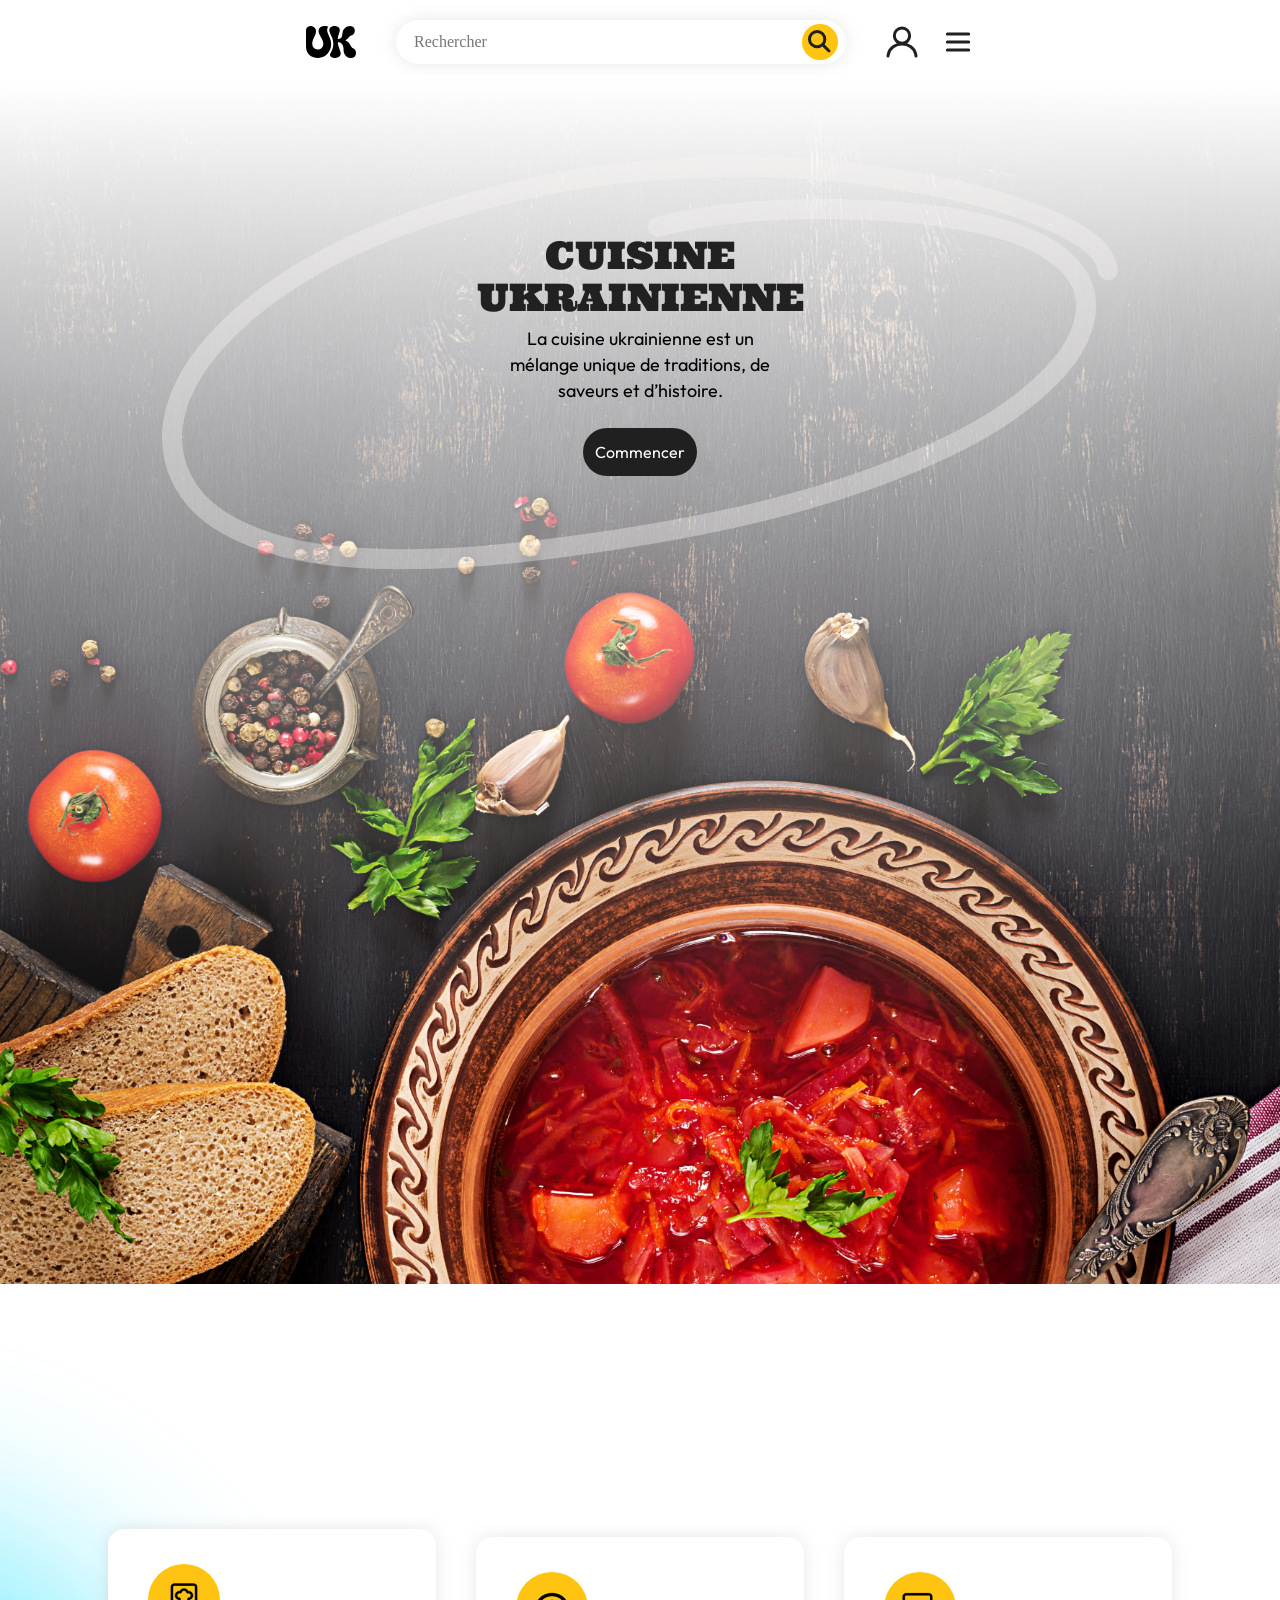
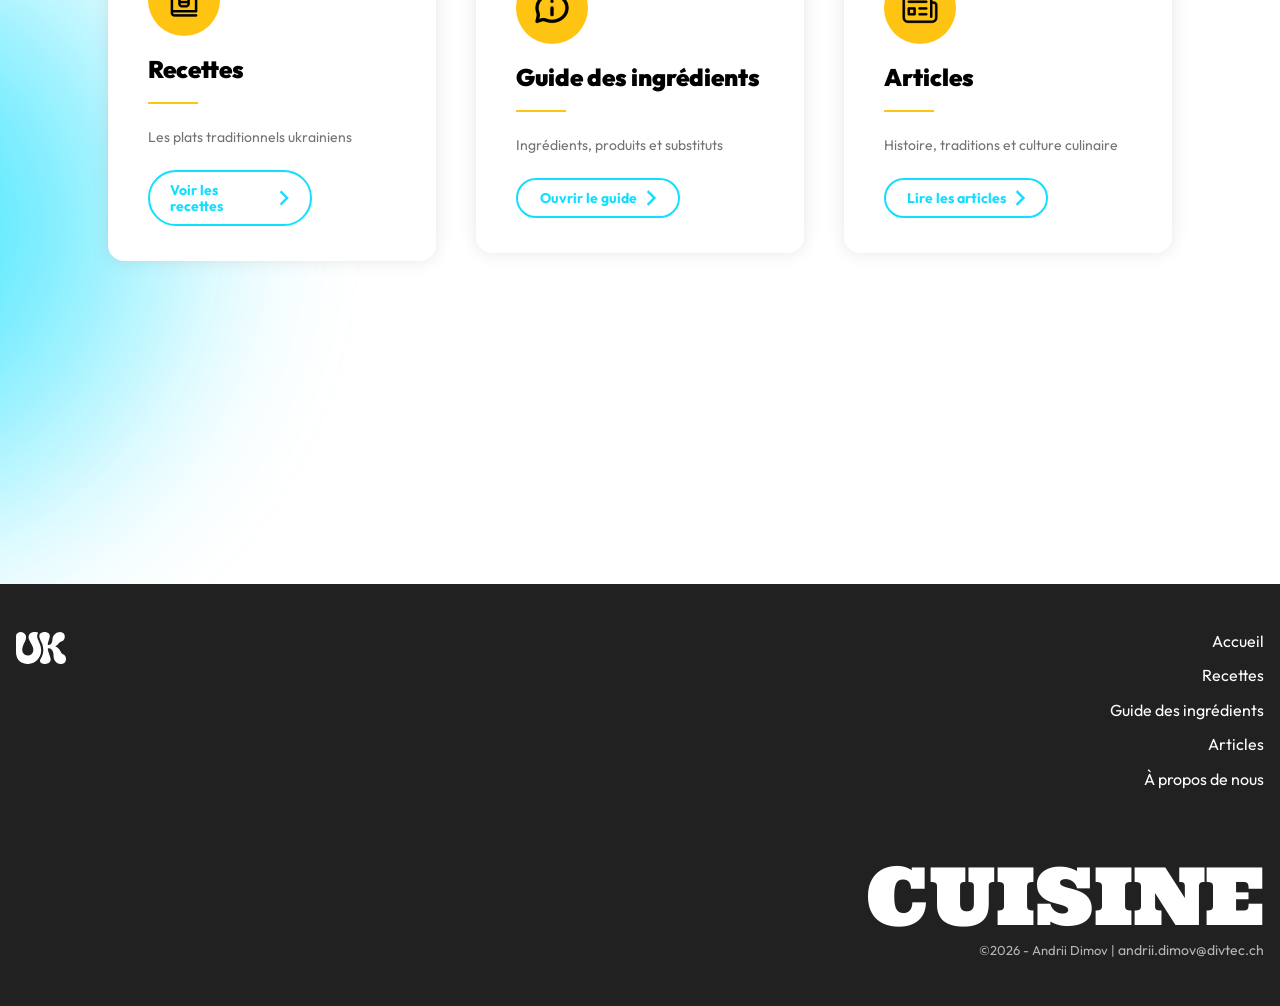
<file: index.html>
<!DOCTYPE html>
<html lang="fr">
<head>
    <!-- Encodage des caractères de la page -->
    <meta charset="utf-8">
    <!-- Ajuste la taille de la page aux différents appareils : pc, mobiles, tablettes -->
    <meta name="viewport" content="width=device-width, initial-scale=1, shrink-to-fit=no">
    <!-- Titre de la page. Visible dans l'onglet du navigateur -->
    <title>Accueil</title>
    <!-- Auteur -->
    <meta name="author" content="Dimov Andrii">
    <!-- Icône de base du site : FAVICON -->
    <link rel="icon" type="image/x-icon" href="sources/icones/favicon.ico">
    <link rel="apple-touch-icon" sizes="180x180" href="sources/icones/apple-touch-icon.png">
    <link rel="icon" type="image/png" sizes="32x32" href="sources/icones/favicon-32x32.png">
    <link rel="icon" type="image/png" sizes="16x16" href="sources/icones/favicon-16x16.png">
    <link rel="manifest" href="sources/icones/site.webmanifest">
    <!-- lien vers la feuille de style princilpal et normalize -->
    <link rel = "stylesheet" href = "css/normalize.v8.0.1.css">
    <link rel = "stylesheet" href = "css/main.css">
    <!-- lien vers les polices d'écritures -->
    <link href="https://fonts.googleapis.com/css2?family=Outfit&display=swap" rel="stylesheet">
</head>

<body>
<svg xmlns="http://www.w3.org/2000/svg" style="display: none;">

    <symbol id="icon-logo" viewBox="0 0 50 32">

            <g clip-path="url(#clip0_125_275)">
                <path d="M28.9338 31.8835C27.7713 31.9467 26.6421 31.793 25.5906 31.2426C23.9986 30.4084 23.5074 28.74 24.4775 27.2216C25.8387 25.0933 26.8284 22.841 27.1419 20.3074C27.5615 16.9197 27.0123 13.7006 25.5845 10.6142C24.8502 9.02758 24.0023 7.48683 23.5593 5.7775C23.4507 5.35977 23.3618 4.93213 23.3248 4.50325C23.1446 2.44189 24.1492 1.01394 26.225 0.432597C27.7812 -0.00248224 29.3596 -0.00372177 30.9109 0.44995C33.1965 1.11806 34.1825 2.81747 33.6716 5.15153C33.3359 6.68484 32.6954 8.12643 32.2943 9.64115C32.0722 10.4791 31.8969 11.3257 31.8031 12.1872C31.7279 12.8714 31.8587 13.0189 32.53 12.9706C34.1862 12.8503 35.2389 11.907 35.8671 10.427C36.3175 9.36721 36.3743 8.22559 36.5002 7.10133C37.0037 2.57205 40.8837 -0.293774 45.1377 0.151221C48.0292 0.453669 48.961 2.70716 48.7561 5.1726C48.5698 7.40874 47.332 8.87387 45.1797 9.46514C44.1332 9.75271 43.3828 10.3167 42.846 11.2315C42.129 12.4549 41.0985 13.3499 39.873 14.0341C39.7163 14.1221 39.4954 14.1766 39.5015 14.401C39.5089 14.6539 39.7471 14.7084 39.9322 14.7852C42.1623 15.7137 43.6827 17.3412 44.5602 19.5748C45.0341 20.7797 45.7523 21.6523 47.0111 22.1667C49.1622 23.0443 50.1902 25.009 49.9717 27.3406C49.8804 28.3198 49.741 29.2606 49.1671 30.0886C47.9688 31.8203 46.2139 32.1735 44.3096 31.9306C40.2827 31.4187 37.7701 28.5392 37.601 24.4115C37.543 22.9947 37.5405 21.5618 37.1172 20.1872C36.4989 18.1754 35.2537 16.7809 33.1681 16.2392C33.0693 16.2132 32.9669 16.1946 32.8657 16.1822C31.855 16.0521 31.6649 16.2169 31.813 17.2247C32.066 18.9452 32.5646 20.5999 33.2014 22.2163C33.7604 23.6343 34.3059 25.0586 34.5676 26.572C35.0118 29.1379 33.8703 30.9365 31.3798 31.6182C30.5764 31.8376 29.7681 31.9231 28.9338 31.8835Z" fill="currentColor"/>
                <path d="M0.00507447 12.2788C0.00507447 9.66093 -0.00973487 7.04302 0.011245 4.42511C0.0235861 2.80255 0.549318 1.44773 2.08085 0.627151C4.86377 -0.861538 8.62041 0.407752 9.68051 3.28721C10.2075 4.71764 10.0828 6.20881 9.65089 7.66403C9.17329 9.27295 8.3489 10.7331 7.6578 12.2503C6.82231 14.0836 6.19044 15.9578 6.25585 18.0192C6.35335 21.0907 8.5044 23.3021 11.6107 23.4657C14.4343 23.6144 16.8569 21.563 17.2691 18.6761C17.5838 16.4722 16.7853 14.5435 15.7807 12.6705C14.9144 11.0579 13.8296 9.56424 13.1619 7.84252C12.7399 6.75544 12.4659 5.64605 12.598 4.46353C12.8287 2.39969 14.0258 1.12545 15.9226 0.509394C17.8084 -0.104179 19.7299 -0.0136922 21.6403 0.463531C21.9377 0.537904 22.2573 0.625911 22.0105 1.03C20.6123 3.30952 21.1183 5.58904 22.0315 7.84748C22.5943 9.24072 23.2705 10.5881 23.8419 11.9776C25.5734 16.1921 25.6857 20.435 23.6371 24.5466C21.5971 28.6383 18.2773 31.1794 13.6975 31.8128C10.8665 32.2045 8.0774 31.9603 5.47342 30.6154C2.7954 29.232 1.22191 26.9897 0.502421 24.109C0.119847 22.5844 0.0211179 21.0188 0.011245 19.4508C-0.0023302 17.0597 0.00754269 14.6687 0.00754269 12.2776H0.00507447V12.2788Z" fill="currentColor"/>
            </g>
            <defs>
                <clipPath id="clip0_125_275">
                    <rect width="50" height="32" fill="white"/>
                </clipPath>
            </defs>
    </symbol>

    <symbol id="icon-recherche" fill="none" viewBox="0 0 24 24">
        <path d="M9.14 16.78C13.3595 16.78 16.78 13.3595 16.78 9.14C16.78 4.92054 13.3595 1.5 9.14 1.5C4.92054 1.5 1.5 4.92054 1.5 9.14C1.5 13.3595 4.92054 16.78 9.14 16.78Z" stroke="#202020" stroke-width="3" stroke-miterlimit="10"/>
        <path d="M19.9395 22.0607C20.5252 22.6464 21.475 22.6464 22.0608 22.0607C22.6466 21.4749 22.6466 20.5251 22.0608 19.9393L21.0001 21L19.9395 22.0607ZM21.0001 21L22.0608 19.9393L15.4508 13.3293L14.3901 14.39L13.3295 15.4507L19.9395 22.0607L21.0001 21Z" fill="#202020"/>
    </symbol>

    <symbol id="icon-compte" fill="none" viewBox="0 0 32 32">
            <g clip-path="url(#clip0_125_272)">
                <path d="M15.9999 17.3067C20.2193 17.3067 23.6399 13.8861 23.6399 9.66667C23.6399 5.44722 20.2193 2.02667 15.9999 2.02667C11.7804 2.02667 8.35986 5.44722 8.35986 9.66667C8.35986 13.8861 11.7804 17.3067 15.9999 17.3067Z" stroke="#202020" stroke-width="3" stroke-miterlimit="10"/>
                <path d="M2 29.9771L2.49333 27.6343C3.07613 24.9285 4.74631 22.4833 7.21375 20.7232C9.68118 18.9632 12.7899 17.9997 16 18C19.2139 18.0007 22.3257 18.9674 24.7937 20.732C27.2616 22.4966 28.9294 24.9472 29.5067 27.6571L30 30" stroke="#202020" stroke-width="3" stroke-miterlimit="10" stroke-linecap="round"/>
            </g>
            <defs>
                <clipPath id="clip0_125_272">
                    <rect width="32" height="32" fill="white"/>
                </clipPath>
            </defs>
    </symbol>

    <symbol id="icon-menu" viewBox="0 0 32 32">
        <path d="M5.3335 8H26.6668M5.3335 16H26.6668M5.3335 24H26.6668"
              stroke="#202020" stroke-width="3" stroke-linecap="round" stroke-linejoin="round"/>
    </symbol>

    <symbol id="сontour" viewBox="0 0 572 247" fill="none">
        <path opacity="0.8" d="M566.001 67.8825C564.65 59.5745 558.476 53.3638 551.586 48.7556C535.871 38.2442 516.856 31.7092 498.714 26.3164C469.412 17.6063 438.413 13.0042 408.015 9.47539C365.368 4.5247 321.32 5.16958 278.666 9.47539C238.417 13.5384 198.172 22.7535 159.91 35.3201C119.186 48.6952 79.2828 67.3937 47.3947 95.6865C28.1702 112.743 9.92396 134.361 6.51953 160.252C3.48941 183.296 13.8924 204.135 33.7051 216.979C56.8737 231.999 86.4318 237.864 113.811 239.885C156.875 243.064 200.083 238.999 242.725 233.307C320.044 222.986 400.169 207.143 470.513 173.314C494.561 161.749 519.438 145.792 536.977 125.87C548.827 112.41 558.131 92.0051 549.554 74.6936C540.634 56.688 516.442 46.8489 497.795 42.0378C448.584 29.341 355.157 26.3164 296.819 42.0378" stroke="#F6F3F1" stroke-opacity="0.46" stroke-width="12" stroke-linecap="round"/>
    </symbol>

    <symbol id="fleche" viewBox="0 0 10 16" fill="none">
        <path d="M0 13.7143L5.71428 8L0 2.28571L1.14286 0L9.14286 8L1.14286 16L0 13.7143Z" fill="#12DFFF"/>
    </symbol>

    <symbol id="croix" viewBox="0 0 24 24">
        <path d="M18 6L6 18M6 6l12 12" stroke="#202020" stroke-width="2.5" stroke-linecap="round"/>
    </symbol>
</svg>

<!-- superposition pour estomper l'arrière-plan -->
<div class="nav-overlay"></div>

<!-- le menu de navigation -->
<nav class="nav-menu">
    <button class="btn-close">
        <svg aria-hidden="true"><use href="#croix"/></svg>
    </button>
    <ul>
        <li>
            <a href="index.html">
                <img src="sources/img/accueil/icon-home.png" alt="Icon Accueil">
                Accueil
            </a>
        </li>
        <li>
            <a href="Recettes.html">
                <img src="sources/img/accueil/icon-recettes.png" alt="Icon Recettes">
                Recettes
            </a>
        </li>
        <li>
            <a href="GuideIngredients.html">
                <img src="sources/img/accueil/icon-guide.png" alt="IconGuide des Ingredients">
                Guide des ingrédients
            </a>
        </li>
        <li>
            <a href="Articles.html">
                <img src="sources/img/accueil/icon-articles.png" alt="Icon Articles">
                Articles
            </a>
        </li>
        <li>
            <a href="AProposDeNous.html">
                <img src="sources/img/accueil/icon-info.png" alt="Icon A Propos De Nous">
                À propos de nous
            </a>
        </li>
    </ul>
</nav>

<header>
    <a href="index.html" class="logo">
        <svg aria-hidden="true"><use href="#icon-logo"/></svg>
    </a>
    <div class="search-bar">
        <input type="text" placeholder="Rechercher">
        <button class="btn-recherche">
            <svg aria-hidden="true"><use href="#icon-recherche"/></svg>
        </button>
    </div>
    <a href="#" class="btn-compte">
        <svg aria-hidden="true"><use href="#icon-compte"/></svg>
    </a>
    <button class="btn-menu">
        <svg aria-hidden="true"><use href="#icon-menu"/></svg>
    </button>
</header>

<div class="hero-slider">
    <!-- première diapositive -->
    <div class="slide slide-1">
        <img src="sources/img/accueil/traditional-ukrainian-russian-borscht-red-soup-bowl-top-view.jpg" alt="borscht">
        <div class="slide-content">
            <svg aria-hidden="true"><use href="#сontour"/></svg>
            <h1>Cuisine ukrainienne</h1>
            <p>La cuisine ukrainienne est un mélange unique de traditions, de saveurs et d’histoire.</p>
            <a class="btn-invitation" href="Recettes.html">Commencer</a>
        </div>
    </div>
    <!-- deuxième diapositive -->
    <div class="slide slide-2">
        <img src="sources/img/accueil/top_view_little_raw_dumplings_with_flour_vegetables_dark_background.jpg" alt="vareniki">
        <div class="slide-content">
            <svg aria-hidden="true"><use href="#сontour"/></svg>
            <h1>Nouvelle expérience</h1>
            <p>Découvrez des recettes authentiques, explorez les ingrédients et plongez dans la culture gastronomique de l’Ukraine. </p>
            <a class="btn-invitation " href="GuideIngredients.html">Regarder</a>
        </div>
    </div>
</div>

<main>
    <div class = "cercle-de-fond" id="blue-accueil"></div>
    <div class="liste-sections">
        <div class="bloc-carte-accueil carte-recettes">
            <div class="boitier-icone">
                <img src="sources/img/accueil/cookbook-icon.png" alt="Icône du livre de recettes">
            </div>
            <h3><strong>Recettes</strong></h3>
            <hr class="ligne">
            <p>Les plats traditionnels ukrainiens</p>
            <a class="bth-leger" href="Recettes.html">Voir les recettes
                <svg aria-hidden="true"><use href="#fleche"/></svg></a>
        </div>
        <div class="bloc-carte-accueil carte-guide">
            <div class="boitier-icone">
                <img src="sources/img/accueil/guide-icon.png" alt="icône « En savoir plus »">
            </div>
            <h3><strong>Guide des ingrédients</strong></h3>
            <hr class="ligne">
            <p>Ingrédients, produits et substituts</p>
            <a class="bth-leger" href="GuideIngredients.html">Ouvrir le guide
                <svg aria-hidden="true"><use href="#fleche"/></svg></a>
        </div>
        <div class="bloc-carte-accueil carte-articles">
            <div class="boitier-icone">
                <img src="sources/img/accueil/articles-icon.png" alt="Icône des articles»">
            </div>
            <h3><strong>Articles</strong></h3>
            <hr class="ligne">
            <p>Histoire, traditions et culture culinaire</p>
            <a class="bth-leger" href="Articles.html">Lire les articles
                <svg aria-hidden="true"><use href="#fleche"/></svg></a>
        </div>
    </div>

</main>
<footer>
    <div class="footer-content">
        <div class="block-liste-logo">
        <svg aria-hidden="true"><use href="#icon-logo"/></svg>
        <ul>
            <li><a href="index.html">Accueil</a></li>
            <li><a href="Recettes.html">Recettes</a></li>
            <li><a href="GuideIngredients.html">Guide des ingrédients</a></li>
            <li><a href="Articles.html">Articles</a></li>
            <li><a href="AProposDeNous.html">À propos de nous</a></li>
        </ul>
    </div>
        <span>Cuisine</span>
        <small>&copy;2026 - Andrii Dimov | <a href="mailto:andrii.dimov@divtec.ch">andrii.dimov@divtec.ch</a></small>
    </div>
</footer>

<script src="js/main.js"></script>
</body>
</html>
</file>
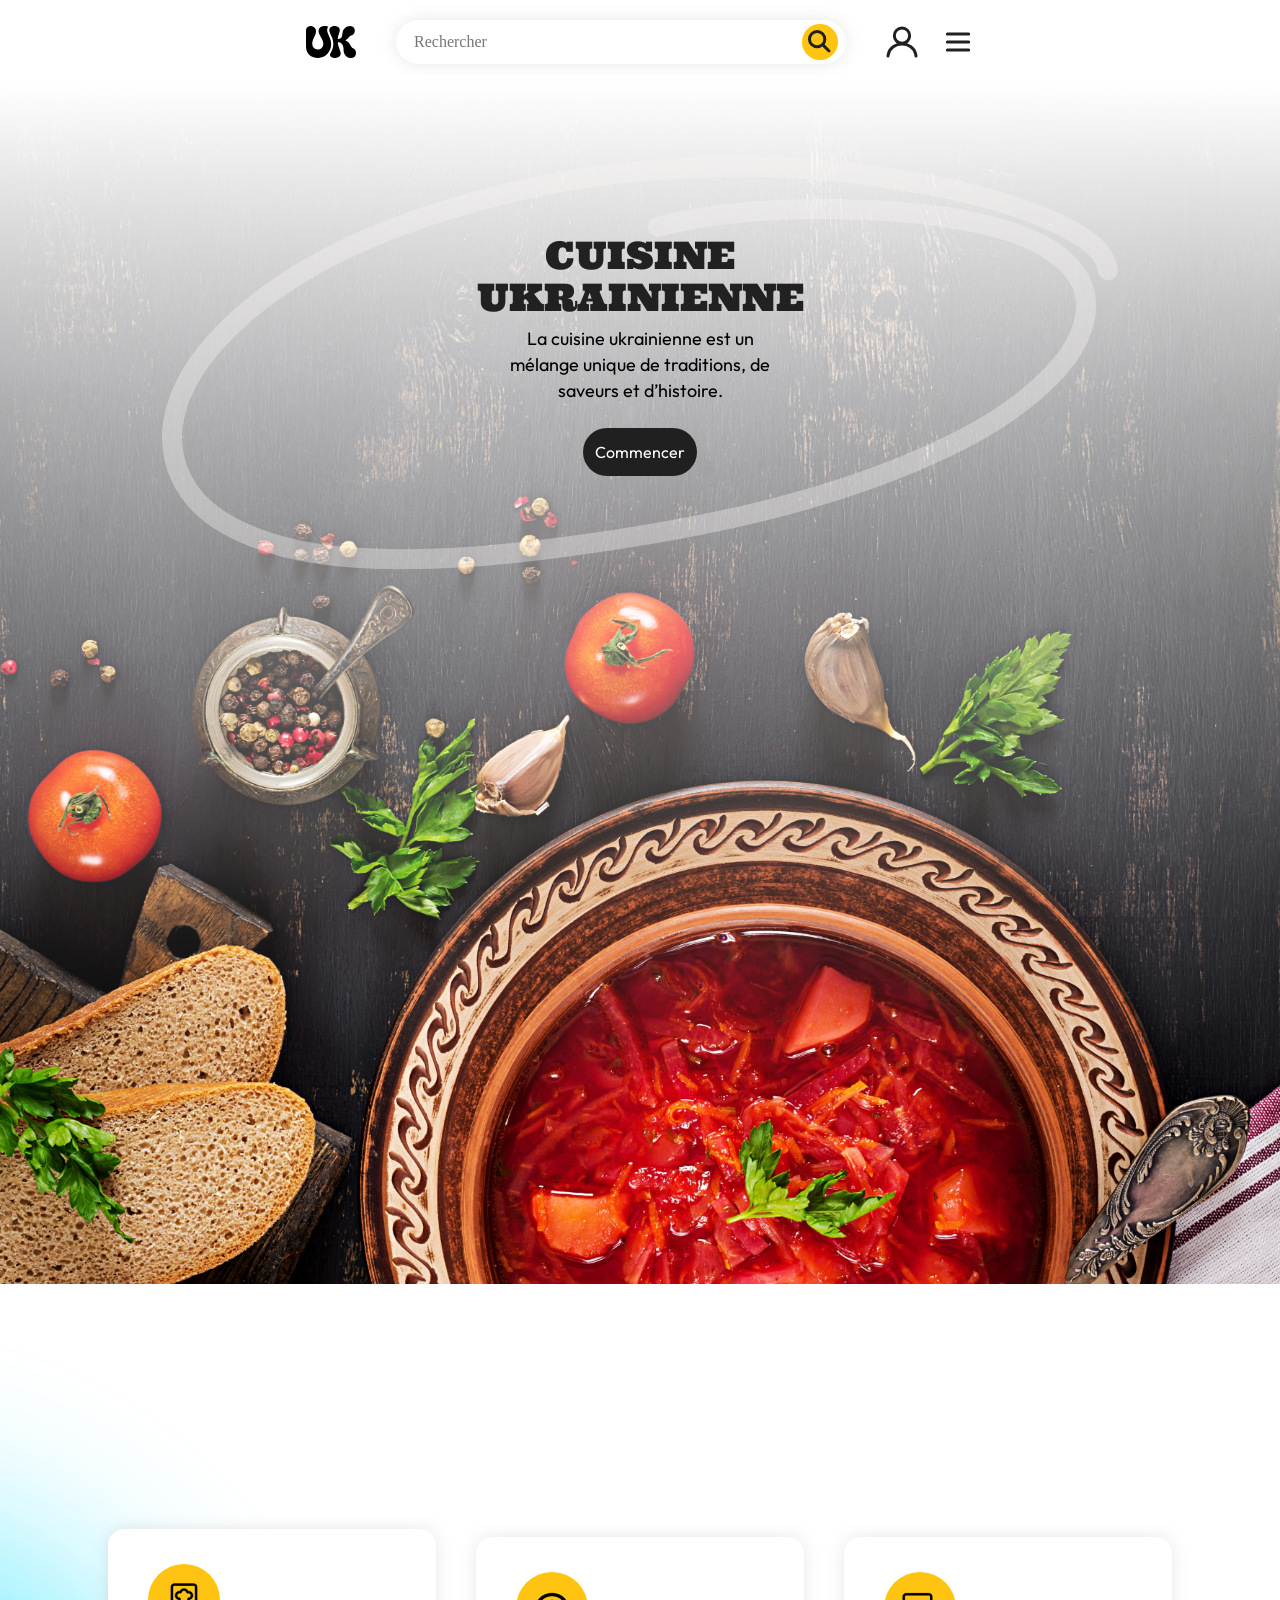
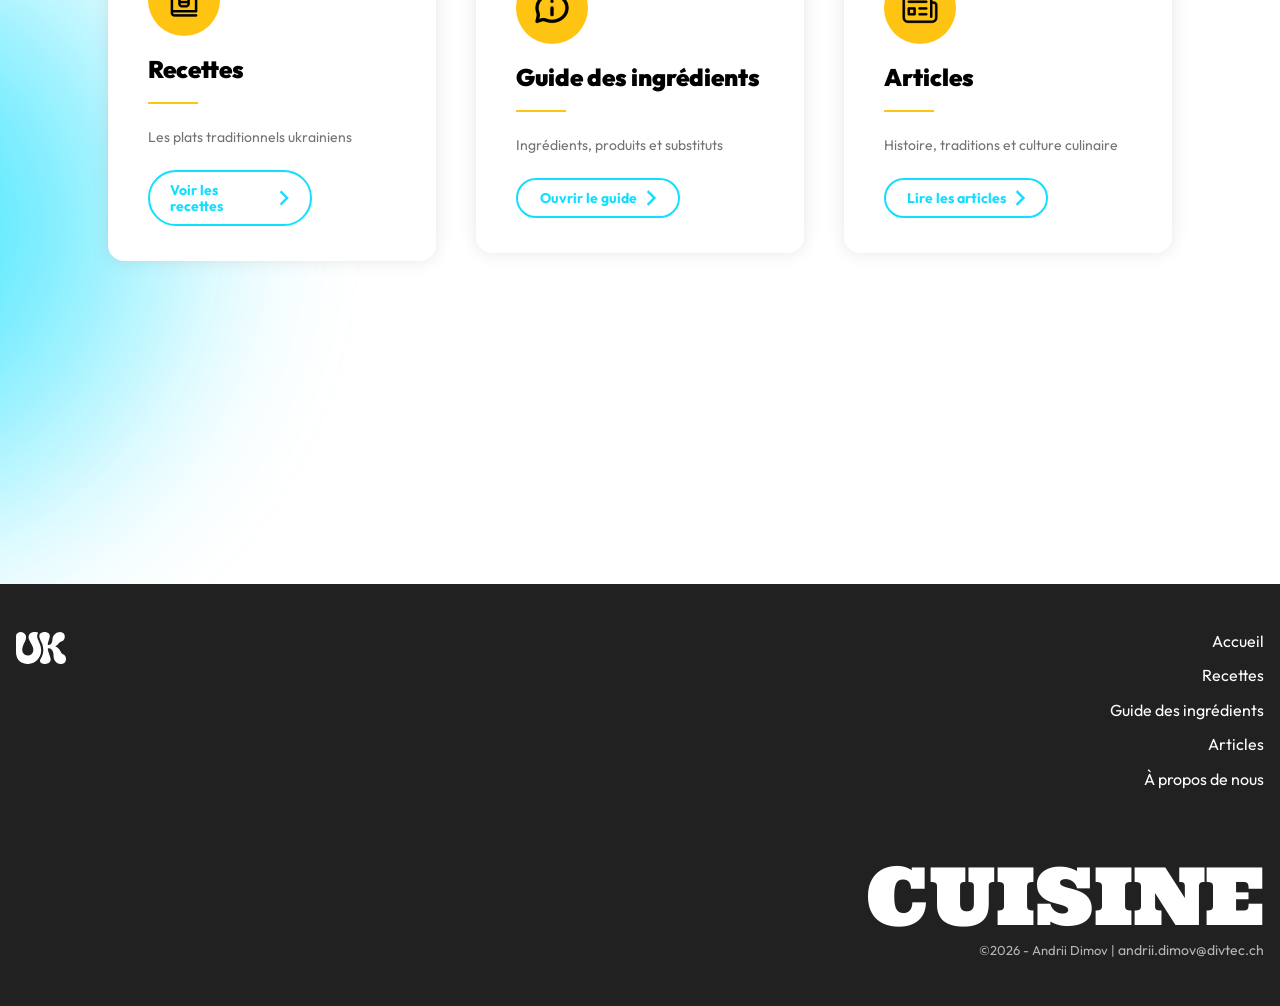
<file: Accueil.html>
<!DOCTYPE html>
<html lang="fr">
<head>
    <!-- Encodage des caractères de la page -->
    <meta charset="utf-8">
    <!-- Ajuste la taille de la page aux différents appareils : pc, mobiles, tablettes -->
    <meta name="viewport" content="width=device-width, initial-scale=1, shrink-to-fit=no">
    <!-- Titre de la page. Visible dans l'onglet du navigateur -->
    <title>Accueil</title>
    <!-- Auteur -->
    <meta name="author" content="Dimov Andrii">
    <!-- Icône de base du site : FAVICON -->
    <link rel="icon" type="image/x-icon" href="">
    <!-- lien vers la feuille de style princilpal et normalize -->
    <link rel = "stylesheet" href = "css/normalize.v8.0.1.css">
    <link rel = "stylesheet" href = "css/main.css">
    <!-- lien vers les polices d'écritures -->
    <link href="https://fonts.googleapis.com/css2?family=Outfit&display=swap" rel="stylesheet">
</head>

<body>
<svg xmlns="http://www.w3.org/2000/svg" style="display: none;">

    <symbol id="icon-logo" viewBox="0 0 50 32">

            <g clip-path="url(#clip0_125_275)">
                <path d="M28.9338 31.8835C27.7713 31.9467 26.6421 31.793 25.5906 31.2426C23.9986 30.4084 23.5074 28.74 24.4775 27.2216C25.8387 25.0933 26.8284 22.841 27.1419 20.3074C27.5615 16.9197 27.0123 13.7006 25.5845 10.6142C24.8502 9.02758 24.0023 7.48683 23.5593 5.7775C23.4507 5.35977 23.3618 4.93213 23.3248 4.50325C23.1446 2.44189 24.1492 1.01394 26.225 0.432597C27.7812 -0.00248224 29.3596 -0.00372177 30.9109 0.44995C33.1965 1.11806 34.1825 2.81747 33.6716 5.15153C33.3359 6.68484 32.6954 8.12643 32.2943 9.64115C32.0722 10.4791 31.8969 11.3257 31.8031 12.1872C31.7279 12.8714 31.8587 13.0189 32.53 12.9706C34.1862 12.8503 35.2389 11.907 35.8671 10.427C36.3175 9.36721 36.3743 8.22559 36.5002 7.10133C37.0037 2.57205 40.8837 -0.293774 45.1377 0.151221C48.0292 0.453669 48.961 2.70716 48.7561 5.1726C48.5698 7.40874 47.332 8.87387 45.1797 9.46514C44.1332 9.75271 43.3828 10.3167 42.846 11.2315C42.129 12.4549 41.0985 13.3499 39.873 14.0341C39.7163 14.1221 39.4954 14.1766 39.5015 14.401C39.5089 14.6539 39.7471 14.7084 39.9322 14.7852C42.1623 15.7137 43.6827 17.3412 44.5602 19.5748C45.0341 20.7797 45.7523 21.6523 47.0111 22.1667C49.1622 23.0443 50.1902 25.009 49.9717 27.3406C49.8804 28.3198 49.741 29.2606 49.1671 30.0886C47.9688 31.8203 46.2139 32.1735 44.3096 31.9306C40.2827 31.4187 37.7701 28.5392 37.601 24.4115C37.543 22.9947 37.5405 21.5618 37.1172 20.1872C36.4989 18.1754 35.2537 16.7809 33.1681 16.2392C33.0693 16.2132 32.9669 16.1946 32.8657 16.1822C31.855 16.0521 31.6649 16.2169 31.813 17.2247C32.066 18.9452 32.5646 20.5999 33.2014 22.2163C33.7604 23.6343 34.3059 25.0586 34.5676 26.572C35.0118 29.1379 33.8703 30.9365 31.3798 31.6182C30.5764 31.8376 29.7681 31.9231 28.9338 31.8835Z" fill="currentColor"/>
                <path d="M0.00507447 12.2788C0.00507447 9.66093 -0.00973487 7.04302 0.011245 4.42511C0.0235861 2.80255 0.549318 1.44773 2.08085 0.627151C4.86377 -0.861538 8.62041 0.407752 9.68051 3.28721C10.2075 4.71764 10.0828 6.20881 9.65089 7.66403C9.17329 9.27295 8.3489 10.7331 7.6578 12.2503C6.82231 14.0836 6.19044 15.9578 6.25585 18.0192C6.35335 21.0907 8.5044 23.3021 11.6107 23.4657C14.4343 23.6144 16.8569 21.563 17.2691 18.6761C17.5838 16.4722 16.7853 14.5435 15.7807 12.6705C14.9144 11.0579 13.8296 9.56424 13.1619 7.84252C12.7399 6.75544 12.4659 5.64605 12.598 4.46353C12.8287 2.39969 14.0258 1.12545 15.9226 0.509394C17.8084 -0.104179 19.7299 -0.0136922 21.6403 0.463531C21.9377 0.537904 22.2573 0.625911 22.0105 1.03C20.6123 3.30952 21.1183 5.58904 22.0315 7.84748C22.5943 9.24072 23.2705 10.5881 23.8419 11.9776C25.5734 16.1921 25.6857 20.435 23.6371 24.5466C21.5971 28.6383 18.2773 31.1794 13.6975 31.8128C10.8665 32.2045 8.0774 31.9603 5.47342 30.6154C2.7954 29.232 1.22191 26.9897 0.502421 24.109C0.119847 22.5844 0.0211179 21.0188 0.011245 19.4508C-0.0023302 17.0597 0.00754269 14.6687 0.00754269 12.2776H0.00507447V12.2788Z" fill="currentColor"/>
            </g>
            <defs>
                <clipPath id="clip0_125_275">
                    <rect width="50" height="32" fill="white"/>
                </clipPath>
            </defs>
    </symbol>

    <symbol id="icon-recherche" fill="none" viewBox="0 0 24 24">
        <path d="M9.14 16.78C13.3595 16.78 16.78 13.3595 16.78 9.14C16.78 4.92054 13.3595 1.5 9.14 1.5C4.92054 1.5 1.5 4.92054 1.5 9.14C1.5 13.3595 4.92054 16.78 9.14 16.78Z" stroke="#202020" stroke-width="3" stroke-miterlimit="10"/>
        <path d="M19.9395 22.0607C20.5252 22.6464 21.475 22.6464 22.0608 22.0607C22.6466 21.4749 22.6466 20.5251 22.0608 19.9393L21.0001 21L19.9395 22.0607ZM21.0001 21L22.0608 19.9393L15.4508 13.3293L14.3901 14.39L13.3295 15.4507L19.9395 22.0607L21.0001 21Z" fill="#202020"/>
    </symbol>

    <symbol id="icon-compte" fill="none" viewBox="0 0 32 32">
            <g clip-path="url(#clip0_125_272)">
                <path d="M15.9999 17.3067C20.2193 17.3067 23.6399 13.8861 23.6399 9.66667C23.6399 5.44722 20.2193 2.02667 15.9999 2.02667C11.7804 2.02667 8.35986 5.44722 8.35986 9.66667C8.35986 13.8861 11.7804 17.3067 15.9999 17.3067Z" stroke="#202020" stroke-width="3" stroke-miterlimit="10"/>
                <path d="M2 29.9771L2.49333 27.6343C3.07613 24.9285 4.74631 22.4833 7.21375 20.7232C9.68118 18.9632 12.7899 17.9997 16 18C19.2139 18.0007 22.3257 18.9674 24.7937 20.732C27.2616 22.4966 28.9294 24.9472 29.5067 27.6571L30 30" stroke="#202020" stroke-width="3" stroke-miterlimit="10" stroke-linecap="round"/>
            </g>
            <defs>
                <clipPath id="clip0_125_272">
                    <rect width="32" height="32" fill="white"/>
                </clipPath>
            </defs>
    </symbol>

    <symbol id="icon-menu" viewBox="0 0 32 32">
        <path d="M5.3335 8H26.6668M5.3335 16H26.6668M5.3335 24H26.6668"
              stroke="#202020" stroke-width="3" stroke-linecap="round" stroke-linejoin="round"/>
    </symbol>

    <symbol id="сontour" viewBox="0 0 572 247" fill="none">
        <path opacity="0.8" d="M566.001 67.8825C564.65 59.5745 558.476 53.3638 551.586 48.7556C535.871 38.2442 516.856 31.7092 498.714 26.3164C469.412 17.6063 438.413 13.0042 408.015 9.47539C365.368 4.5247 321.32 5.16958 278.666 9.47539C238.417 13.5384 198.172 22.7535 159.91 35.3201C119.186 48.6952 79.2828 67.3937 47.3947 95.6865C28.1702 112.743 9.92396 134.361 6.51953 160.252C3.48941 183.296 13.8924 204.135 33.7051 216.979C56.8737 231.999 86.4318 237.864 113.811 239.885C156.875 243.064 200.083 238.999 242.725 233.307C320.044 222.986 400.169 207.143 470.513 173.314C494.561 161.749 519.438 145.792 536.977 125.87C548.827 112.41 558.131 92.0051 549.554 74.6936C540.634 56.688 516.442 46.8489 497.795 42.0378C448.584 29.341 355.157 26.3164 296.819 42.0378" stroke="#F6F3F1" stroke-opacity="0.46" stroke-width="12" stroke-linecap="round"/>
    </symbol>

    <symbol id="fleche" viewBox="0 0 10 16" fill="none">
        <path d="M0 13.7143L5.71428 8L0 2.28571L1.14286 0L9.14286 8L1.14286 16L0 13.7143Z" fill="#12DFFF"/>
    </symbol>

    <symbol id="croix" viewBox="0 0 24 24">
        <path d="M18 6L6 18M6 6l12 12" stroke="#202020" stroke-width="2.5" stroke-linecap="round"/>
    </symbol>
</svg>

<!-- superposition pour estomper l'arrière-plan -->
<div class="nav-overlay"></div>

<!-- le menu de navigation -->
<nav class="nav-menu">
    <button class="btn-close">
        <svg aria-hidden="true"><use href="#croix"/></svg>
    </button>
    <ul>
        <li>
            <a href="Accueil.html">
                <img src="sources/img/accueil/icon-home.png" alt="Icon Accueil">
                Accueil
            </a>
        </li>
        <li>
            <a href="Recettes.html">
                <img src="sources/img/accueil/icon-recettes.png" alt="Icon Recettes">
                Recettes
            </a>
        </li>
        <li>
            <a href="GuideIngredients.html">
                <img src="sources/img/accueil/icon-guide.png" alt="IconGuide des Ingredients">
                Guide des ingrédients
            </a>
        </li>
        <li>
            <a href="Articles.html">
                <img src="sources/img/accueil/icon-articles.png" alt="Icon Articles">
                Articles
            </a>
        </li>
        <li>
            <a href="AProposDeNous.html">
                <img src="sources/img/accueil/icon-info.png" alt="Icon A Propos De Nous">
                À propos de nous
            </a>
        </li>
    </ul>
</nav>

<header>
    <a href="Accueil.html" class="logo">
        <svg aria-hidden="true"><use href="#icon-logo"/></svg>
    </a>
    <div class="search-bar">
        <input type="text" placeholder="Rechercher">
        <button class="btn-recherche">
            <svg aria-hidden="true"><use href="#icon-recherche"/></svg>
        </button>
    </div>
    <a href="#" class="btn-compte">
        <svg aria-hidden="true"><use href="#icon-compte"/></svg>
    </a>
    <button class="btn-menu">
        <svg aria-hidden="true"><use href="#icon-menu"/></svg>
    </button>
</header>

<div class="hero-slider">
    <!-- première diapositive -->
    <div class="slide slide-1">
        <img src="sources/img/accueil/traditional-ukrainian-russian-borscht-red-soup-bowl-top-view.jpg" alt="borscht">
        <div class="slide-content">
            <svg aria-hidden="true"><use href="#сontour"/></svg>
            <h1>Cuisine ukrainienne</h1>
            <p>La cuisine ukrainienne est un mélange unique de traditions, de saveurs et d’histoire.</p>
            <a class="btn-invitation" href="Recettes.html">Commencer</a>
        </div>
    </div>
    <!-- deuxième diapositive -->
    <div class="slide slide-2">
        <img src="sources/img/accueil/top_view_little_raw_dumplings_with_flour_vegetables_dark_background.jpg" alt="vareniki">
        <div class="slide-content">
            <svg aria-hidden="true"><use href="#сontour"/></svg>
            <h1>Nouvelle expérience</h1>
            <p>Découvrez des recettes authentiques, explorez les ingrédients et plongez dans la culture gastronomique de l’Ukraine. </p>
            <a class="btn-invitation " href="GuideIngredients.html">Regarder</a>
        </div>
    </div>
</div>

<main>
    <div class = "cercle-de-fond" id="blue-accueil"></div>
    <div class="liste-sections">
        <div class="bloc-carte-accueil carte-recettes">
            <div class="boitier-icone">
                <img src="sources/img/accueil/cookbook-icon.png" alt="Icône du livre de recettes">
            </div>
            <h3><strong>Recettes</strong></h3>
            <hr class="ligne">
            <p>Les plats traditionnels ukrainiens</p>
            <a class="bth-leger" href="Recettes.html">Voir les recettes
                <svg aria-hidden="true"><use href="#fleche"/></svg></a>
        </div>
        <div class="bloc-carte-accueil carte-guide">
            <div class="boitier-icone">
                <img src="sources/img/accueil/guide-icon.png" alt="icône « En savoir plus »">
            </div>
            <h3><strong>Guide des ingrédients</strong></h3>
            <hr class="ligne">
            <p>Ingrédients, produits et substituts</p>
            <a class="bth-leger" href="Recettes.html">Ouvrir le guide
                <svg aria-hidden="true"><use href="#fleche"/></svg></a>
        </div>
        <div class="bloc-carte-accueil carte-articles">
            <div class="boitier-icone">
                <img src="sources/img/accueil/articles-icon.png" alt="Icône des articles»">
            </div>
            <h3><strong>Articles</strong></h3>
            <hr class="ligne">
            <p>Histoire, traditions et culture culinaire</p>
            <a class="bth-leger" href="Recettes.html">Lire les articles
                <svg aria-hidden="true"><use href="#fleche"/></svg></a>
        </div>
    </div>

</main>
<footer>
    <div class="footer-content">
        <div class="block-liste-logo">
        <svg aria-hidden="true"><use href="#icon-logo"/></svg>
        <ul>
            <li><a href="Accueil.html">Accueil</a></li>
            <li><a href="Recettes.html">Recettes</a></li>
            <li><a href="GuideIngredients.html">Guide des ingrédients</a></li>
            <li><a href="Articles.html">Articles</a></li>
            <li><a href="AProposDeNous.html">À propos de nous</a></li>
        </ul>
    </div>
        <span>Cuisine</span>
        <small>&copy;2026 - Andrii Dimov | <a href="mailto:andrii.dimov@divtec.ch">andrii.dimov@divtec.ch</a></small>
    </div>
</footer>

<script src="js/main.js"></script>
</body>
</html>
</file>
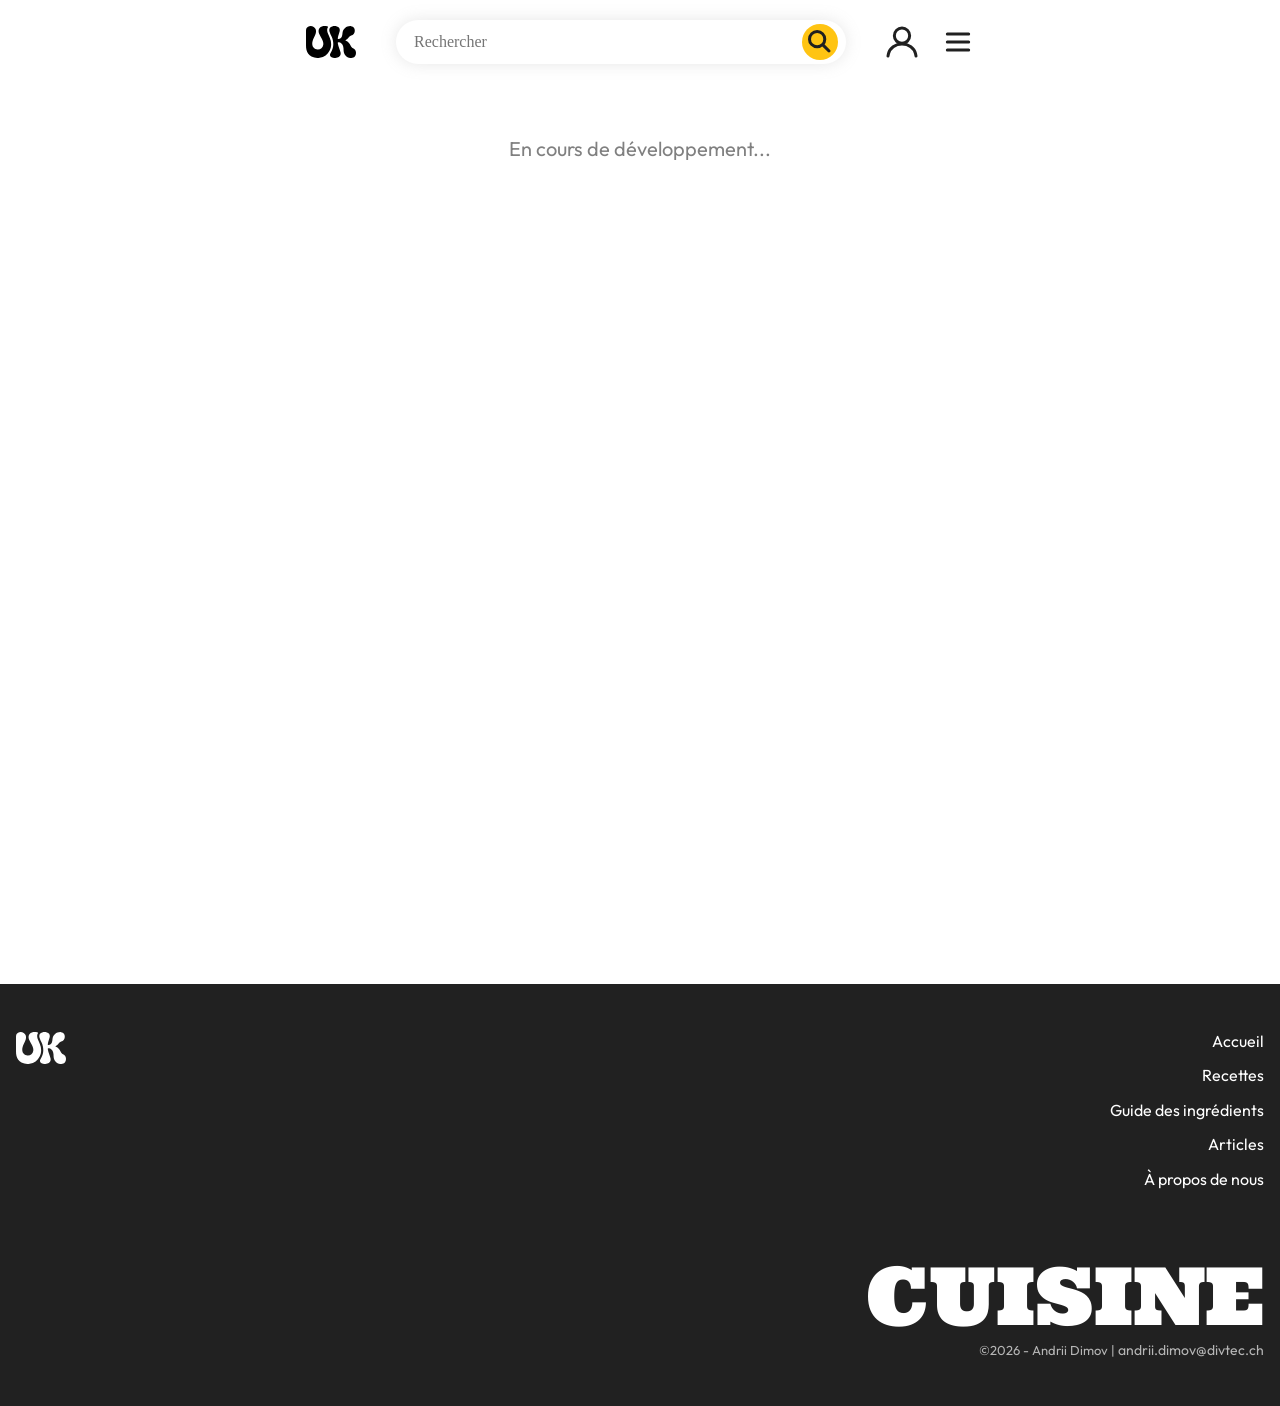
<file: AProposDeNous.html>
<!DOCTYPE html>
<html lang="fr">
<head>
    <!-- Encodage des caractères de la page -->
    <meta charset="utf-8">
    <!-- Ajuste la taille de la page aux différents appareils : pc, mobiles, tablettes -->
    <meta name="viewport" content="width=device-width, initial-scale=1, shrink-to-fit=no">
    <!-- Titre de la page. Visible dans l'onglet du navigateur -->
    <title>Accueil</title>
    <!-- Auteur -->
    <meta name="author" content="Dimov Andrii">
    <!-- Icône de base du site : FAVICON -->
    <link rel="icon" type="image/x-icon" href="sources/icones/favicon.ico">
    <link rel="apple-touch-icon" sizes="180x180" href="sources/icones/apple-touch-icon.png">
    <link rel="icon" type="image/png" sizes="32x32" href="sources/icones/favicon-32x32.png">
    <link rel="icon" type="image/png" sizes="16x16" href="sources/icones/favicon-16x16.png">
    <link rel="manifest" href="sources/icones/site.webmanifest">
    <!-- lien vers la feuille de style princilpal et normalize -->
    <link rel = "stylesheet" href = "css/normalize.v8.0.1.css">
    <link rel = "stylesheet" href = "css/main.css">
    <!-- lien vers les polices d'écritures -->
    <link href="https://fonts.googleapis.com/css2?family=Outfit&display=swap" rel="stylesheet">
</head>

<body>
<svg xmlns="http://www.w3.org/2000/svg" style="display: none;">

    <symbol id="icon-logo" viewBox="0 0 50 32">

        <g clip-path="url(#clip0_125_275)">
            <path d="M28.9338 31.8835C27.7713 31.9467 26.6421 31.793 25.5906 31.2426C23.9986 30.4084 23.5074 28.74 24.4775 27.2216C25.8387 25.0933 26.8284 22.841 27.1419 20.3074C27.5615 16.9197 27.0123 13.7006 25.5845 10.6142C24.8502 9.02758 24.0023 7.48683 23.5593 5.7775C23.4507 5.35977 23.3618 4.93213 23.3248 4.50325C23.1446 2.44189 24.1492 1.01394 26.225 0.432597C27.7812 -0.00248224 29.3596 -0.00372177 30.9109 0.44995C33.1965 1.11806 34.1825 2.81747 33.6716 5.15153C33.3359 6.68484 32.6954 8.12643 32.2943 9.64115C32.0722 10.4791 31.8969 11.3257 31.8031 12.1872C31.7279 12.8714 31.8587 13.0189 32.53 12.9706C34.1862 12.8503 35.2389 11.907 35.8671 10.427C36.3175 9.36721 36.3743 8.22559 36.5002 7.10133C37.0037 2.57205 40.8837 -0.293774 45.1377 0.151221C48.0292 0.453669 48.961 2.70716 48.7561 5.1726C48.5698 7.40874 47.332 8.87387 45.1797 9.46514C44.1332 9.75271 43.3828 10.3167 42.846 11.2315C42.129 12.4549 41.0985 13.3499 39.873 14.0341C39.7163 14.1221 39.4954 14.1766 39.5015 14.401C39.5089 14.6539 39.7471 14.7084 39.9322 14.7852C42.1623 15.7137 43.6827 17.3412 44.5602 19.5748C45.0341 20.7797 45.7523 21.6523 47.0111 22.1667C49.1622 23.0443 50.1902 25.009 49.9717 27.3406C49.8804 28.3198 49.741 29.2606 49.1671 30.0886C47.9688 31.8203 46.2139 32.1735 44.3096 31.9306C40.2827 31.4187 37.7701 28.5392 37.601 24.4115C37.543 22.9947 37.5405 21.5618 37.1172 20.1872C36.4989 18.1754 35.2537 16.7809 33.1681 16.2392C33.0693 16.2132 32.9669 16.1946 32.8657 16.1822C31.855 16.0521 31.6649 16.2169 31.813 17.2247C32.066 18.9452 32.5646 20.5999 33.2014 22.2163C33.7604 23.6343 34.3059 25.0586 34.5676 26.572C35.0118 29.1379 33.8703 30.9365 31.3798 31.6182C30.5764 31.8376 29.7681 31.9231 28.9338 31.8835Z" fill="currentColor"/>
            <path d="M0.00507447 12.2788C0.00507447 9.66093 -0.00973487 7.04302 0.011245 4.42511C0.0235861 2.80255 0.549318 1.44773 2.08085 0.627151C4.86377 -0.861538 8.62041 0.407752 9.68051 3.28721C10.2075 4.71764 10.0828 6.20881 9.65089 7.66403C9.17329 9.27295 8.3489 10.7331 7.6578 12.2503C6.82231 14.0836 6.19044 15.9578 6.25585 18.0192C6.35335 21.0907 8.5044 23.3021 11.6107 23.4657C14.4343 23.6144 16.8569 21.563 17.2691 18.6761C17.5838 16.4722 16.7853 14.5435 15.7807 12.6705C14.9144 11.0579 13.8296 9.56424 13.1619 7.84252C12.7399 6.75544 12.4659 5.64605 12.598 4.46353C12.8287 2.39969 14.0258 1.12545 15.9226 0.509394C17.8084 -0.104179 19.7299 -0.0136922 21.6403 0.463531C21.9377 0.537904 22.2573 0.625911 22.0105 1.03C20.6123 3.30952 21.1183 5.58904 22.0315 7.84748C22.5943 9.24072 23.2705 10.5881 23.8419 11.9776C25.5734 16.1921 25.6857 20.435 23.6371 24.5466C21.5971 28.6383 18.2773 31.1794 13.6975 31.8128C10.8665 32.2045 8.0774 31.9603 5.47342 30.6154C2.7954 29.232 1.22191 26.9897 0.502421 24.109C0.119847 22.5844 0.0211179 21.0188 0.011245 19.4508C-0.0023302 17.0597 0.00754269 14.6687 0.00754269 12.2776H0.00507447V12.2788Z" fill="currentColor"/>
        </g>
        <defs>
            <clipPath id="clip0_125_275">
                <rect width="50" height="32" fill="white"/>
            </clipPath>
        </defs>
    </symbol>

    <symbol id="icon-recherche" fill="none" viewBox="0 0 24 24">
        <path d="M9.14 16.78C13.3595 16.78 16.78 13.3595 16.78 9.14C16.78 4.92054 13.3595 1.5 9.14 1.5C4.92054 1.5 1.5 4.92054 1.5 9.14C1.5 13.3595 4.92054 16.78 9.14 16.78Z" stroke="#202020" stroke-width="3" stroke-miterlimit="10"/>
        <path d="M19.9395 22.0607C20.5252 22.6464 21.475 22.6464 22.0608 22.0607C22.6466 21.4749 22.6466 20.5251 22.0608 19.9393L21.0001 21L19.9395 22.0607ZM21.0001 21L22.0608 19.9393L15.4508 13.3293L14.3901 14.39L13.3295 15.4507L19.9395 22.0607L21.0001 21Z" fill="#202020"/>
    </symbol>

    <symbol id="icon-compte" fill="none" viewBox="0 0 32 32">
        <g clip-path="url(#clip0_125_272)">
            <path d="M15.9999 17.3067C20.2193 17.3067 23.6399 13.8861 23.6399 9.66667C23.6399 5.44722 20.2193 2.02667 15.9999 2.02667C11.7804 2.02667 8.35986 5.44722 8.35986 9.66667C8.35986 13.8861 11.7804 17.3067 15.9999 17.3067Z" stroke="#202020" stroke-width="3" stroke-miterlimit="10"/>
            <path d="M2 29.9771L2.49333 27.6343C3.07613 24.9285 4.74631 22.4833 7.21375 20.7232C9.68118 18.9632 12.7899 17.9997 16 18C19.2139 18.0007 22.3257 18.9674 24.7937 20.732C27.2616 22.4966 28.9294 24.9472 29.5067 27.6571L30 30" stroke="#202020" stroke-width="3" stroke-miterlimit="10" stroke-linecap="round"/>
        </g>
        <defs>
            <clipPath id="clip0_125_272">
                <rect width="32" height="32" fill="white"/>
            </clipPath>
        </defs>
    </symbol>

    <symbol id="icon-menu" viewBox="0 0 32 32">
        <path d="M5.3335 8H26.6668M5.3335 16H26.6668M5.3335 24H26.6668"
              stroke="#202020" stroke-width="3" stroke-linecap="round" stroke-linejoin="round"/>
    </symbol>

    <symbol id="сontour" viewBox="0 0 572 247" fill="none">
        <path opacity="0.8" d="M566.001 67.8825C564.65 59.5745 558.476 53.3638 551.586 48.7556C535.871 38.2442 516.856 31.7092 498.714 26.3164C469.412 17.6063 438.413 13.0042 408.015 9.47539C365.368 4.5247 321.32 5.16958 278.666 9.47539C238.417 13.5384 198.172 22.7535 159.91 35.3201C119.186 48.6952 79.2828 67.3937 47.3947 95.6865C28.1702 112.743 9.92396 134.361 6.51953 160.252C3.48941 183.296 13.8924 204.135 33.7051 216.979C56.8737 231.999 86.4318 237.864 113.811 239.885C156.875 243.064 200.083 238.999 242.725 233.307C320.044 222.986 400.169 207.143 470.513 173.314C494.561 161.749 519.438 145.792 536.977 125.87C548.827 112.41 558.131 92.0051 549.554 74.6936C540.634 56.688 516.442 46.8489 497.795 42.0378C448.584 29.341 355.157 26.3164 296.819 42.0378" stroke="#F6F3F1" stroke-opacity="0.46" stroke-width="12" stroke-linecap="round"/>
    </symbol>

    <symbol id="fleche" viewBox="0 0 10 16" fill="none">
        <path d="M0 13.7143L5.71428 8L0 2.28571L1.14286 0L9.14286 8L1.14286 16L0 13.7143Z" fill="#12DFFF"/>
    </symbol>

    <symbol id="croix" viewBox="0 0 24 24">
        <path d="M18 6L6 18M6 6l12 12" stroke="#202020" stroke-width="2.5" stroke-linecap="round"/>
    </symbol>
</svg>

<!-- superposition pour estomper l'arrière-plan -->
<div class="nav-overlay"></div>

<!-- le menu de navigation -->
<nav class="nav-menu">
    <button class="btn-close">
        <svg aria-hidden="true"><use href="#croix"/></svg>
    </button>
    <ul>
        <li>
            <a href="index.html">
                <img src="sources/img/accueil/icon-home.png" alt="Icon Accueil">
                Accueil
            </a>
        </li>
        <li>
            <a href="Recettes.html">
                <img src="sources/img/accueil/icon-recettes.png" alt="Icon Recettes">
                Recettes
            </a>
        </li>
        <li>
            <a href="GuideIngredients.html">
                <img src="sources/img/accueil/icon-guide.png" alt="IconGuide des Ingredients">
                Guide des ingrédients
            </a>
        </li>
        <li>
            <a href="Articles.html">
                <img src="sources/img/accueil/icon-articles.png" alt="Icon Articles">
                Articles
            </a>
        </li>
        <li>
            <a href="AProposDeNous.html">
                <img src="sources/img/accueil/icon-info.png" alt="Icon A Propos De Nous">
                À propos de nous
            </a>
        </li>
    </ul>
</nav>

<header>
    <a href="index.html" class="logo">
        <svg aria-hidden="true"><use href="#icon-logo"/></svg>
    </a>
    <div class="search-bar">
        <input type="text" placeholder="Rechercher">
        <button class="btn-recherche">
            <svg aria-hidden="true"><use href="#icon-recherche"/></svg>
        </button>
    </div>
    <a href="#" class="btn-compte">
        <svg aria-hidden="true"><use href="#icon-compte"/></svg>
    </a>
    <button class="btn-menu">
        <svg aria-hidden="true"><use href="#icon-menu"/></svg>
    </button>
</header>

<main>
    <p class="message-developpement">En cours de développement...</p>
</main>

<footer>
    <div class="footer-content">
        <div class="block-liste-logo">
            <svg aria-hidden="true"><use href="#icon-logo"/></svg>
            <ul>
                <li><a href="index.html">Accueil</a></li>
                <li><a href="Recettes.html">Recettes</a></li>
                <li><a href="GuideIngredients.html">Guide des ingrédients</a></li>
                <li><a href="Articles.html">Articles</a></li>
                <li><a href="AProposDeNous.html">À propos de nous</a></li>
            </ul>
        </div>
        <span>Cuisine</span>
        <small>&copy;2026 - Andrii Dimov | <a href="mailto:andrii.dimov@divtec.ch">andrii.dimov@divtec.ch</a></small>
    </div>
</footer>

<script src="js/main.js"></script>
</body>
</html>
</file>
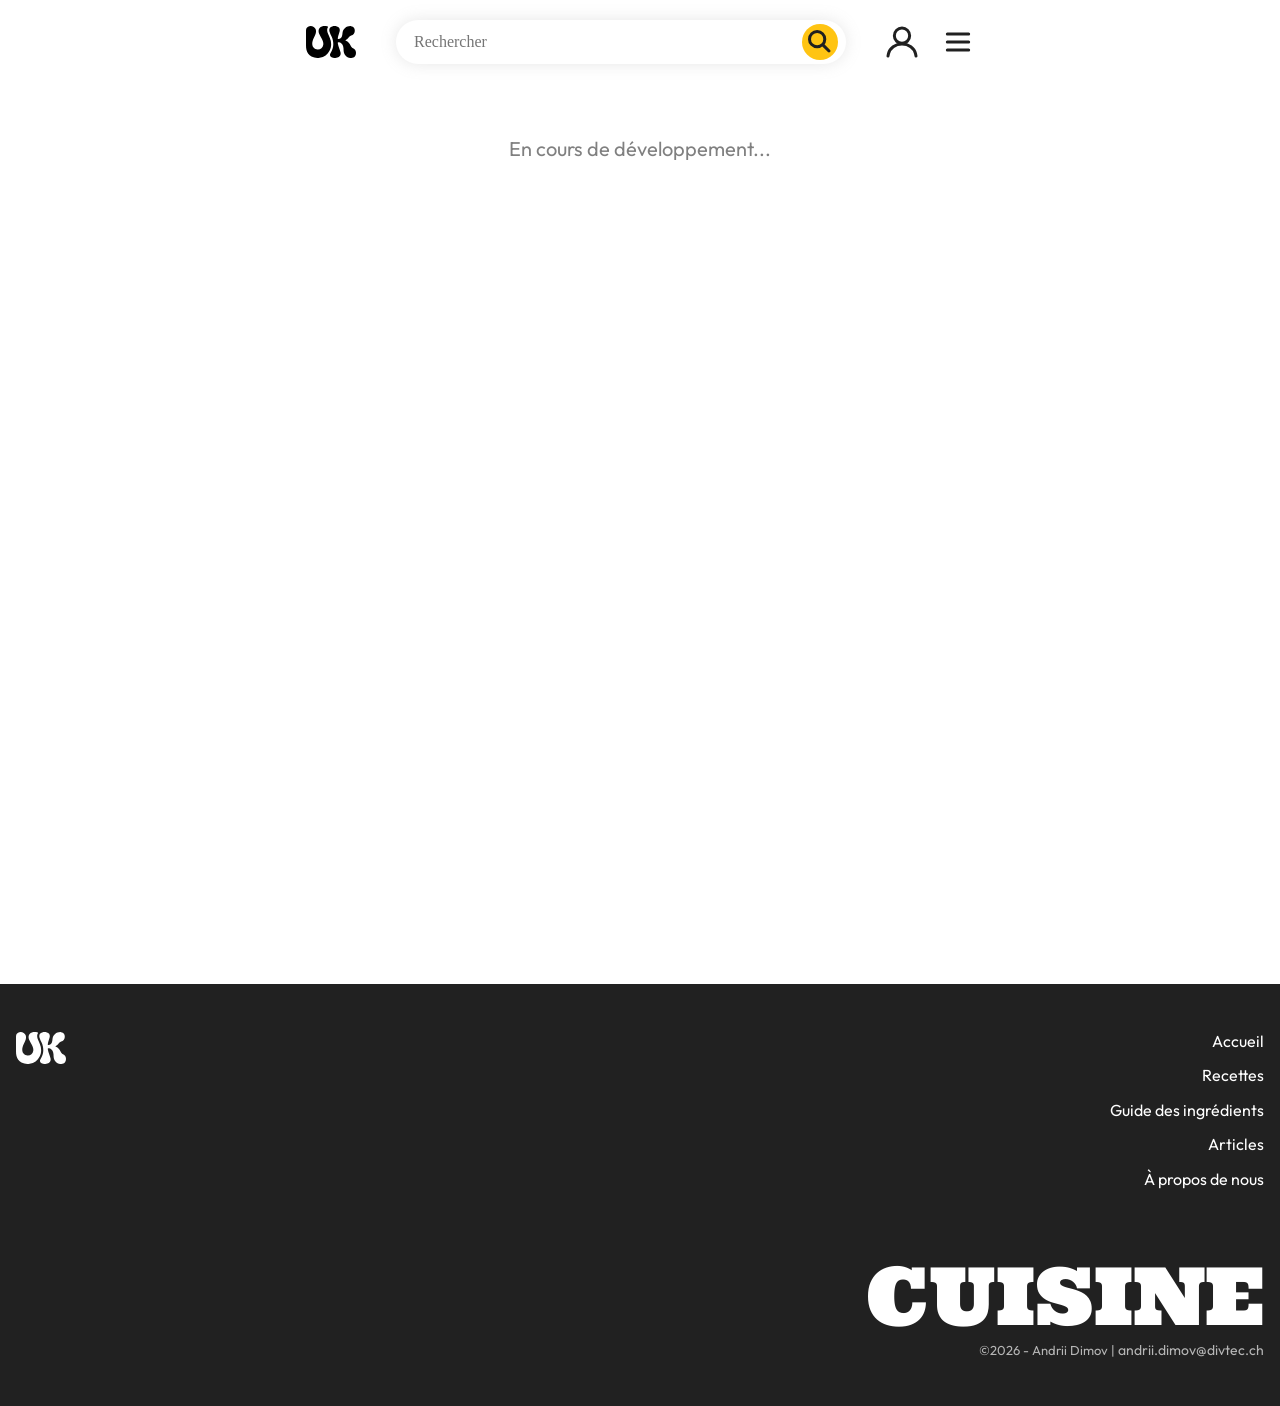
<file: Articles.html>
<!DOCTYPE html>
<html lang="fr">
<head>
    <!-- Encodage des caractères de la page -->
    <meta charset="utf-8">
    <!-- Ajuste la taille de la page aux différents appareils : pc, mobiles, tablettes -->
    <meta name="viewport" content="width=device-width, initial-scale=1, shrink-to-fit=no">
    <!-- Titre de la page. Visible dans l'onglet du navigateur -->
    <title>Accueil</title>
    <!-- Auteur -->
    <meta name="author" content="Dimov Andrii">
    <!-- Icône de base du site : FAVICON -->
    <link rel="icon" type="image/x-icon" href="sources/icones/favicon.ico">
    <link rel="apple-touch-icon" sizes="180x180" href="sources/icones/apple-touch-icon.png">
    <link rel="icon" type="image/png" sizes="32x32" href="sources/icones/favicon-32x32.png">
    <link rel="icon" type="image/png" sizes="16x16" href="sources/icones/favicon-16x16.png">
    <link rel="manifest" href="sources/icones/site.webmanifest">
    <!-- lien vers la feuille de style princilpal et normalize -->
    <link rel = "stylesheet" href = "css/normalize.v8.0.1.css">
    <link rel = "stylesheet" href = "css/main.css">
    <!-- lien vers les polices d'écritures -->
    <link href="https://fonts.googleapis.com/css2?family=Outfit&display=swap" rel="stylesheet">
</head>

<body>
<svg xmlns="http://www.w3.org/2000/svg" style="display: none;">

    <symbol id="icon-logo" viewBox="0 0 50 32">

        <g clip-path="url(#clip0_125_275)">
            <path d="M28.9338 31.8835C27.7713 31.9467 26.6421 31.793 25.5906 31.2426C23.9986 30.4084 23.5074 28.74 24.4775 27.2216C25.8387 25.0933 26.8284 22.841 27.1419 20.3074C27.5615 16.9197 27.0123 13.7006 25.5845 10.6142C24.8502 9.02758 24.0023 7.48683 23.5593 5.7775C23.4507 5.35977 23.3618 4.93213 23.3248 4.50325C23.1446 2.44189 24.1492 1.01394 26.225 0.432597C27.7812 -0.00248224 29.3596 -0.00372177 30.9109 0.44995C33.1965 1.11806 34.1825 2.81747 33.6716 5.15153C33.3359 6.68484 32.6954 8.12643 32.2943 9.64115C32.0722 10.4791 31.8969 11.3257 31.8031 12.1872C31.7279 12.8714 31.8587 13.0189 32.53 12.9706C34.1862 12.8503 35.2389 11.907 35.8671 10.427C36.3175 9.36721 36.3743 8.22559 36.5002 7.10133C37.0037 2.57205 40.8837 -0.293774 45.1377 0.151221C48.0292 0.453669 48.961 2.70716 48.7561 5.1726C48.5698 7.40874 47.332 8.87387 45.1797 9.46514C44.1332 9.75271 43.3828 10.3167 42.846 11.2315C42.129 12.4549 41.0985 13.3499 39.873 14.0341C39.7163 14.1221 39.4954 14.1766 39.5015 14.401C39.5089 14.6539 39.7471 14.7084 39.9322 14.7852C42.1623 15.7137 43.6827 17.3412 44.5602 19.5748C45.0341 20.7797 45.7523 21.6523 47.0111 22.1667C49.1622 23.0443 50.1902 25.009 49.9717 27.3406C49.8804 28.3198 49.741 29.2606 49.1671 30.0886C47.9688 31.8203 46.2139 32.1735 44.3096 31.9306C40.2827 31.4187 37.7701 28.5392 37.601 24.4115C37.543 22.9947 37.5405 21.5618 37.1172 20.1872C36.4989 18.1754 35.2537 16.7809 33.1681 16.2392C33.0693 16.2132 32.9669 16.1946 32.8657 16.1822C31.855 16.0521 31.6649 16.2169 31.813 17.2247C32.066 18.9452 32.5646 20.5999 33.2014 22.2163C33.7604 23.6343 34.3059 25.0586 34.5676 26.572C35.0118 29.1379 33.8703 30.9365 31.3798 31.6182C30.5764 31.8376 29.7681 31.9231 28.9338 31.8835Z" fill="currentColor"/>
            <path d="M0.00507447 12.2788C0.00507447 9.66093 -0.00973487 7.04302 0.011245 4.42511C0.0235861 2.80255 0.549318 1.44773 2.08085 0.627151C4.86377 -0.861538 8.62041 0.407752 9.68051 3.28721C10.2075 4.71764 10.0828 6.20881 9.65089 7.66403C9.17329 9.27295 8.3489 10.7331 7.6578 12.2503C6.82231 14.0836 6.19044 15.9578 6.25585 18.0192C6.35335 21.0907 8.5044 23.3021 11.6107 23.4657C14.4343 23.6144 16.8569 21.563 17.2691 18.6761C17.5838 16.4722 16.7853 14.5435 15.7807 12.6705C14.9144 11.0579 13.8296 9.56424 13.1619 7.84252C12.7399 6.75544 12.4659 5.64605 12.598 4.46353C12.8287 2.39969 14.0258 1.12545 15.9226 0.509394C17.8084 -0.104179 19.7299 -0.0136922 21.6403 0.463531C21.9377 0.537904 22.2573 0.625911 22.0105 1.03C20.6123 3.30952 21.1183 5.58904 22.0315 7.84748C22.5943 9.24072 23.2705 10.5881 23.8419 11.9776C25.5734 16.1921 25.6857 20.435 23.6371 24.5466C21.5971 28.6383 18.2773 31.1794 13.6975 31.8128C10.8665 32.2045 8.0774 31.9603 5.47342 30.6154C2.7954 29.232 1.22191 26.9897 0.502421 24.109C0.119847 22.5844 0.0211179 21.0188 0.011245 19.4508C-0.0023302 17.0597 0.00754269 14.6687 0.00754269 12.2776H0.00507447V12.2788Z" fill="currentColor"/>
        </g>
        <defs>
            <clipPath id="clip0_125_275">
                <rect width="50" height="32" fill="white"/>
            </clipPath>
        </defs>
    </symbol>

    <symbol id="icon-recherche" fill="none" viewBox="0 0 24 24">
        <path d="M9.14 16.78C13.3595 16.78 16.78 13.3595 16.78 9.14C16.78 4.92054 13.3595 1.5 9.14 1.5C4.92054 1.5 1.5 4.92054 1.5 9.14C1.5 13.3595 4.92054 16.78 9.14 16.78Z" stroke="#202020" stroke-width="3" stroke-miterlimit="10"/>
        <path d="M19.9395 22.0607C20.5252 22.6464 21.475 22.6464 22.0608 22.0607C22.6466 21.4749 22.6466 20.5251 22.0608 19.9393L21.0001 21L19.9395 22.0607ZM21.0001 21L22.0608 19.9393L15.4508 13.3293L14.3901 14.39L13.3295 15.4507L19.9395 22.0607L21.0001 21Z" fill="#202020"/>
    </symbol>

    <symbol id="icon-compte" fill="none" viewBox="0 0 32 32">
        <g clip-path="url(#clip0_125_272)">
            <path d="M15.9999 17.3067C20.2193 17.3067 23.6399 13.8861 23.6399 9.66667C23.6399 5.44722 20.2193 2.02667 15.9999 2.02667C11.7804 2.02667 8.35986 5.44722 8.35986 9.66667C8.35986 13.8861 11.7804 17.3067 15.9999 17.3067Z" stroke="#202020" stroke-width="3" stroke-miterlimit="10"/>
            <path d="M2 29.9771L2.49333 27.6343C3.07613 24.9285 4.74631 22.4833 7.21375 20.7232C9.68118 18.9632 12.7899 17.9997 16 18C19.2139 18.0007 22.3257 18.9674 24.7937 20.732C27.2616 22.4966 28.9294 24.9472 29.5067 27.6571L30 30" stroke="#202020" stroke-width="3" stroke-miterlimit="10" stroke-linecap="round"/>
        </g>
        <defs>
            <clipPath id="clip0_125_272">
                <rect width="32" height="32" fill="white"/>
            </clipPath>
        </defs>
    </symbol>

    <symbol id="icon-menu" viewBox="0 0 32 32">
        <path d="M5.3335 8H26.6668M5.3335 16H26.6668M5.3335 24H26.6668"
              stroke="#202020" stroke-width="3" stroke-linecap="round" stroke-linejoin="round"/>
    </symbol>

    <symbol id="сontour" viewBox="0 0 572 247" fill="none">
        <path opacity="0.8" d="M566.001 67.8825C564.65 59.5745 558.476 53.3638 551.586 48.7556C535.871 38.2442 516.856 31.7092 498.714 26.3164C469.412 17.6063 438.413 13.0042 408.015 9.47539C365.368 4.5247 321.32 5.16958 278.666 9.47539C238.417 13.5384 198.172 22.7535 159.91 35.3201C119.186 48.6952 79.2828 67.3937 47.3947 95.6865C28.1702 112.743 9.92396 134.361 6.51953 160.252C3.48941 183.296 13.8924 204.135 33.7051 216.979C56.8737 231.999 86.4318 237.864 113.811 239.885C156.875 243.064 200.083 238.999 242.725 233.307C320.044 222.986 400.169 207.143 470.513 173.314C494.561 161.749 519.438 145.792 536.977 125.87C548.827 112.41 558.131 92.0051 549.554 74.6936C540.634 56.688 516.442 46.8489 497.795 42.0378C448.584 29.341 355.157 26.3164 296.819 42.0378" stroke="#F6F3F1" stroke-opacity="0.46" stroke-width="12" stroke-linecap="round"/>
    </symbol>

    <symbol id="fleche" viewBox="0 0 10 16" fill="none">
        <path d="M0 13.7143L5.71428 8L0 2.28571L1.14286 0L9.14286 8L1.14286 16L0 13.7143Z" fill="#12DFFF"/>
    </symbol>

    <symbol id="croix" viewBox="0 0 24 24">
        <path d="M18 6L6 18M6 6l12 12" stroke="#202020" stroke-width="2.5" stroke-linecap="round"/>
    </symbol>
</svg>

<!-- superposition pour estomper l'arrière-plan -->
<div class="nav-overlay"></div>

<!-- le menu de navigation -->
<nav class="nav-menu">
    <button class="btn-close">
        <svg aria-hidden="true"><use href="#croix"/></svg>
    </button>
    <ul>
        <li>
            <a href="index.html">
                <img src="sources/img/accueil/icon-home.png" alt="Icon Accueil">
                Accueil
            </a>
        </li>
        <li>
            <a href="Recettes.html">
                <img src="sources/img/accueil/icon-recettes.png" alt="Icon Recettes">
                Recettes
            </a>
        </li>
        <li>
            <a href="GuideIngredients.html">
                <img src="sources/img/accueil/icon-guide.png" alt="IconGuide des Ingredients">
                Guide des ingrédients
            </a>
        </li>
        <li>
            <a href="Articles.html">
                <img src="sources/img/accueil/icon-articles.png" alt="Icon Articles">
                Articles
            </a>
        </li>
        <li>
            <a href="AProposDeNous.html">
                <img src="sources/img/accueil/icon-info.png" alt="Icon A Propos De Nous">
                À propos de nous
            </a>
        </li>
    </ul>
</nav>

<header>
    <a href="index.html" class="logo">
        <svg aria-hidden="true"><use href="#icon-logo"/></svg>
    </a>
    <div class="search-bar">
        <input type="text" placeholder="Rechercher">
        <button class="btn-recherche">
            <svg aria-hidden="true"><use href="#icon-recherche"/></svg>
        </button>
    </div>
    <a href="#" class="btn-compte">
        <svg aria-hidden="true"><use href="#icon-compte"/></svg>
    </a>
    <button class="btn-menu">
        <svg aria-hidden="true"><use href="#icon-menu"/></svg>
    </button>
</header>

<main>

    <p class="message-developpement">En cours de développement...</p>

</main>

<footer>
    <div class="footer-content">
        <div class="block-liste-logo">
            <svg aria-hidden="true"><use href="#icon-logo"/></svg>
            <ul>
                <li><a href="index.html">Accueil</a></li>
                <li><a href="Recettes.html">Recettes</a></li>
                <li><a href="GuideIngredients.html">Guide des ingrédients</a></li>
                <li><a href="Articles.html">Articles</a></li>
                <li><a href="AProposDeNous.html">À propos de nous</a></li>
            </ul>
        </div>
        <span>Cuisine</span>
        <small>&copy;2026 - Andrii Dimov | <a href="mailto:andrii.dimov@divtec.ch">andrii.dimov@divtec.ch</a></small>
    </div>
</footer>

<script src="js/main.js"></script>
</body>
</html>
</file>
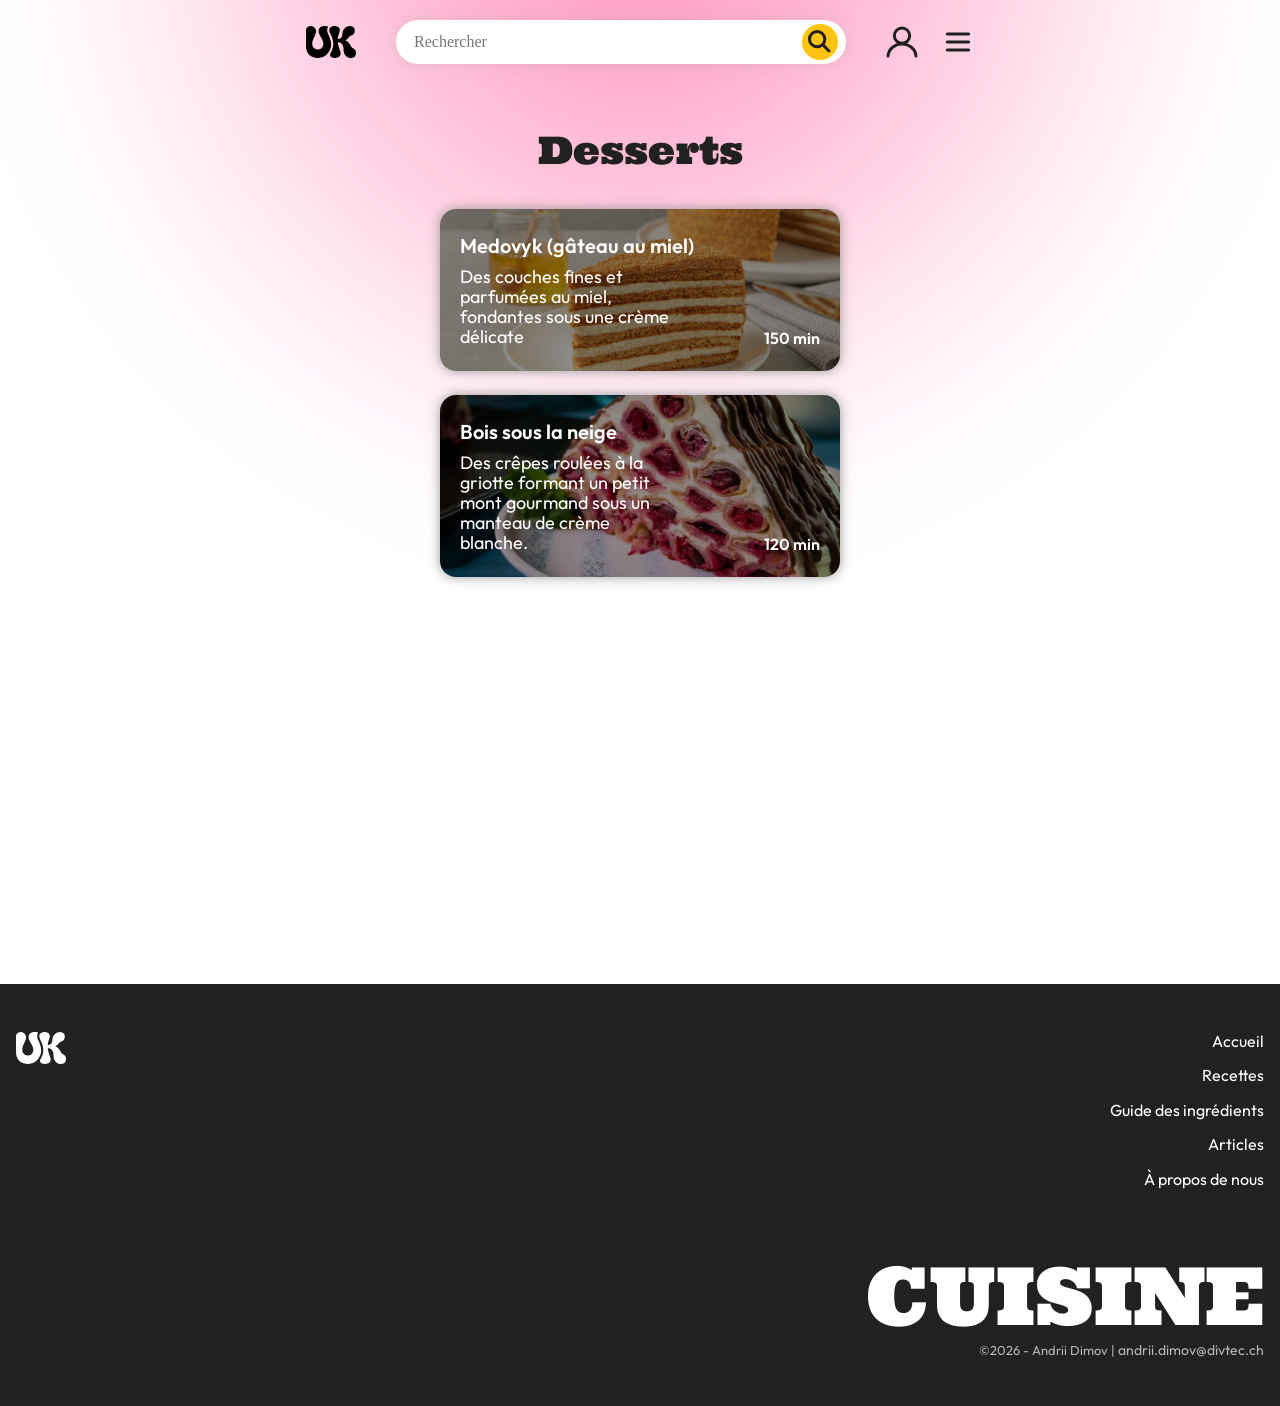
<file: Desserts.html>
<!DOCTYPE html>
<html lang="fr">
<head>
    <!-- Encodage des caractères de la page -->
    <meta charset="utf-8">
    <!-- Ajuste la taille de la page aux différents appareils : pc, mobiles, tablettes -->
    <meta name="viewport" content="width=device-width, initial-scale=1, shrink-to-fit=no">
    <!-- Titre de la page. Visible dans l'onglet du navigateur -->
    <title>Desserts</title>
    <!-- Auteur -->
    <meta name="author" content="Dimov Andrii">
    <!-- Icône de base du site : FAVICON -->
    <link rel="icon" type="image/x-icon" href="sources/icones/favicon.ico">
    <link rel="apple-touch-icon" sizes="180x180" href="sources/icones/apple-touch-icon.png">
    <link rel="icon" type="image/png" sizes="32x32" href="sources/icones/favicon-32x32.png">
    <link rel="icon" type="image/png" sizes="16x16" href="sources/icones/favicon-16x16.png">
    <link rel="manifest" href="sources/icones/site.webmanifest">
    <!-- lien vers la feuille de style princilpal et normalize -->
    <link rel = "stylesheet" href = "css/normalize.v8.0.1.css">
    <link rel = "stylesheet" href = "css/main.css">
    <!-- lien vers les polices d'écritures -->
    <link href="https://fonts.googleapis.com/css2?family=Outfit&display=swap" rel="stylesheet">
</head>

<body>
<svg xmlns="http://www.w3.org/2000/svg" style="display: none;">

    <symbol id="icon-logo" viewBox="0 0 50 32">

        <g clip-path="url(#clip0_125_275)">
            <path d="M28.9338 31.8835C27.7713 31.9467 26.6421 31.793 25.5906 31.2426C23.9986 30.4084 23.5074 28.74 24.4775 27.2216C25.8387 25.0933 26.8284 22.841 27.1419 20.3074C27.5615 16.9197 27.0123 13.7006 25.5845 10.6142C24.8502 9.02758 24.0023 7.48683 23.5593 5.7775C23.4507 5.35977 23.3618 4.93213 23.3248 4.50325C23.1446 2.44189 24.1492 1.01394 26.225 0.432597C27.7812 -0.00248224 29.3596 -0.00372177 30.9109 0.44995C33.1965 1.11806 34.1825 2.81747 33.6716 5.15153C33.3359 6.68484 32.6954 8.12643 32.2943 9.64115C32.0722 10.4791 31.8969 11.3257 31.8031 12.1872C31.7279 12.8714 31.8587 13.0189 32.53 12.9706C34.1862 12.8503 35.2389 11.907 35.8671 10.427C36.3175 9.36721 36.3743 8.22559 36.5002 7.10133C37.0037 2.57205 40.8837 -0.293774 45.1377 0.151221C48.0292 0.453669 48.961 2.70716 48.7561 5.1726C48.5698 7.40874 47.332 8.87387 45.1797 9.46514C44.1332 9.75271 43.3828 10.3167 42.846 11.2315C42.129 12.4549 41.0985 13.3499 39.873 14.0341C39.7163 14.1221 39.4954 14.1766 39.5015 14.401C39.5089 14.6539 39.7471 14.7084 39.9322 14.7852C42.1623 15.7137 43.6827 17.3412 44.5602 19.5748C45.0341 20.7797 45.7523 21.6523 47.0111 22.1667C49.1622 23.0443 50.1902 25.009 49.9717 27.3406C49.8804 28.3198 49.741 29.2606 49.1671 30.0886C47.9688 31.8203 46.2139 32.1735 44.3096 31.9306C40.2827 31.4187 37.7701 28.5392 37.601 24.4115C37.543 22.9947 37.5405 21.5618 37.1172 20.1872C36.4989 18.1754 35.2537 16.7809 33.1681 16.2392C33.0693 16.2132 32.9669 16.1946 32.8657 16.1822C31.855 16.0521 31.6649 16.2169 31.813 17.2247C32.066 18.9452 32.5646 20.5999 33.2014 22.2163C33.7604 23.6343 34.3059 25.0586 34.5676 26.572C35.0118 29.1379 33.8703 30.9365 31.3798 31.6182C30.5764 31.8376 29.7681 31.9231 28.9338 31.8835Z" fill="currentColor"/>
            <path d="M0.00507447 12.2788C0.00507447 9.66093 -0.00973487 7.04302 0.011245 4.42511C0.0235861 2.80255 0.549318 1.44773 2.08085 0.627151C4.86377 -0.861538 8.62041 0.407752 9.68051 3.28721C10.2075 4.71764 10.0828 6.20881 9.65089 7.66403C9.17329 9.27295 8.3489 10.7331 7.6578 12.2503C6.82231 14.0836 6.19044 15.9578 6.25585 18.0192C6.35335 21.0907 8.5044 23.3021 11.6107 23.4657C14.4343 23.6144 16.8569 21.563 17.2691 18.6761C17.5838 16.4722 16.7853 14.5435 15.7807 12.6705C14.9144 11.0579 13.8296 9.56424 13.1619 7.84252C12.7399 6.75544 12.4659 5.64605 12.598 4.46353C12.8287 2.39969 14.0258 1.12545 15.9226 0.509394C17.8084 -0.104179 19.7299 -0.0136922 21.6403 0.463531C21.9377 0.537904 22.2573 0.625911 22.0105 1.03C20.6123 3.30952 21.1183 5.58904 22.0315 7.84748C22.5943 9.24072 23.2705 10.5881 23.8419 11.9776C25.5734 16.1921 25.6857 20.435 23.6371 24.5466C21.5971 28.6383 18.2773 31.1794 13.6975 31.8128C10.8665 32.2045 8.0774 31.9603 5.47342 30.6154C2.7954 29.232 1.22191 26.9897 0.502421 24.109C0.119847 22.5844 0.0211179 21.0188 0.011245 19.4508C-0.0023302 17.0597 0.00754269 14.6687 0.00754269 12.2776H0.00507447V12.2788Z" fill="currentColor"/>
        </g>
        <defs>
            <clipPath id="clip0_125_275">
                <rect width="50" height="32" fill="white"/>
            </clipPath>
        </defs>
    </symbol>

    <symbol id="icon-recherche" fill="none" viewBox="0 0 24 24">
        <path d="M9.14 16.78C13.3595 16.78 16.78 13.3595 16.78 9.14C16.78 4.92054 13.3595 1.5 9.14 1.5C4.92054 1.5 1.5 4.92054 1.5 9.14C1.5 13.3595 4.92054 16.78 9.14 16.78Z" stroke="#202020" stroke-width="3" stroke-miterlimit="10"/>
        <path d="M19.9395 22.0607C20.5252 22.6464 21.475 22.6464 22.0608 22.0607C22.6466 21.4749 22.6466 20.5251 22.0608 19.9393L21.0001 21L19.9395 22.0607ZM21.0001 21L22.0608 19.9393L15.4508 13.3293L14.3901 14.39L13.3295 15.4507L19.9395 22.0607L21.0001 21Z" fill="#202020"/>
    </symbol>

    <symbol id="icon-compte" fill="none" viewBox="0 0 32 32">
        <g clip-path="url(#clip0_125_272)">
            <path d="M15.9999 17.3067C20.2193 17.3067 23.6399 13.8861 23.6399 9.66667C23.6399 5.44722 20.2193 2.02667 15.9999 2.02667C11.7804 2.02667 8.35986 5.44722 8.35986 9.66667C8.35986 13.8861 11.7804 17.3067 15.9999 17.3067Z" stroke="#202020" stroke-width="3" stroke-miterlimit="10"/>
            <path d="M2 29.9771L2.49333 27.6343C3.07613 24.9285 4.74631 22.4833 7.21375 20.7232C9.68118 18.9632 12.7899 17.9997 16 18C19.2139 18.0007 22.3257 18.9674 24.7937 20.732C27.2616 22.4966 28.9294 24.9472 29.5067 27.6571L30 30" stroke="#202020" stroke-width="3" stroke-miterlimit="10" stroke-linecap="round"/>
        </g>
        <defs>
            <clipPath id="clip0_125_272">
                <rect width="32" height="32" fill="white"/>
            </clipPath>
        </defs>
    </symbol>

    <symbol id="icon-menu" viewBox="0 0 32 32">
        <path d="M5.3335 8H26.6668M5.3335 16H26.6668M5.3335 24H26.6668"
              stroke="#202020" stroke-width="3" stroke-linecap="round" stroke-linejoin="round"/>
    </symbol>

    <symbol id="сontour" viewBox="0 0 572 247" fill="none">
        <path opacity="0.8" d="M566.001 67.8825C564.65 59.5745 558.476 53.3638 551.586 48.7556C535.871 38.2442 516.856 31.7092 498.714 26.3164C469.412 17.6063 438.413 13.0042 408.015 9.47539C365.368 4.5247 321.32 5.16958 278.666 9.47539C238.417 13.5384 198.172 22.7535 159.91 35.3201C119.186 48.6952 79.2828 67.3937 47.3947 95.6865C28.1702 112.743 9.92396 134.361 6.51953 160.252C3.48941 183.296 13.8924 204.135 33.7051 216.979C56.8737 231.999 86.4318 237.864 113.811 239.885C156.875 243.064 200.083 238.999 242.725 233.307C320.044 222.986 400.169 207.143 470.513 173.314C494.561 161.749 519.438 145.792 536.977 125.87C548.827 112.41 558.131 92.0051 549.554 74.6936C540.634 56.688 516.442 46.8489 497.795 42.0378C448.584 29.341 355.157 26.3164 296.819 42.0378" stroke="#F6F3F1" stroke-opacity="0.46" stroke-width="12" stroke-linecap="round"/>
    </symbol>

    <symbol id="fleche" viewBox="0 0 10 16" fill="none">
        <path d="M0 13.7143L5.71428 8L0 2.28571L1.14286 0L9.14286 8L1.14286 16L0 13.7143Z" fill="#12DFFF"/>
    </symbol>

    <symbol id="croix" viewBox="0 0 24 24">
        <path d="M18 6L6 18M6 6l12 12" stroke="#202020" stroke-width="2.5" stroke-linecap="round"/>
    </symbol>
</svg>

<div class="page-wrapper">
    <div class = "cercle-de-fond cercle-top" id="rose-desserts"></div>

    <!-- superposition pour estomper l'arrière-plan -->
    <div class="nav-overlay"></div>

    <!-- le menu de navigation -->
    <nav class="nav-menu">
        <button class="btn-close">
            <svg aria-hidden="true"><use href="#croix"/></svg>
        </button>
        <ul>
            <li>
                <a href="index.html">
                    <img src="sources/img/accueil/icon-home.png" alt="Icon Accueil">
                    Accueil
                </a>
            </li>
            <li>
                <a href="Recettes.html">
                    <img src="sources/img/accueil/icon-recettes.png" alt="Icon Recettes">
                    Recettes
                </a>
            </li>
            <li>
                <a href="GuideIngredients.html">
                    <img src="sources/img/accueil/icon-guide.png" alt="IconGuide des Ingredients">
                    Guide des ingrédients
                </a>
            </li>
            <li>
                <a href="Articles.html">
                    <img src="sources/img/accueil/icon-articles.png" alt="Icon Articles">
                    Articles
                </a>
            </li>
            <li>
                <a href="AProposDeNous.html">
                    <img src="sources/img/accueil/icon-info.png" alt="Icon A Propos De Nous">
                    À propos de nous
                </a>
            </li>
        </ul>
    </nav>

    <header>
        <a href="index.html" class="logo">
            <svg aria-hidden="true"><use href="#icon-logo"/></svg>
        </a>
        <div class="search-bar">
            <input type="text" placeholder="Rechercher">
            <button class="btn-recherche">
                <svg aria-hidden="true"><use href="#icon-recherche"/></svg>
            </button>
        </div>
        <a href="#" class="btn-compte">
            <svg aria-hidden="true"><use href="#icon-compte"/></svg>
        </a>
        <button class="btn-menu">
            <svg aria-hidden="true"><use href="#icon-menu"/></svg>
        </button>
    </header>

    <main>
        <h1>Desserts</h1>
        <div class = "block-carte-recettes recette">
            <img src="sources/img/recettes/Photo-medovyk.jpg" alt="">
            <a href="recette_desserts_medovyk.html">
                <h3>Medovyk (gâteau au miel)</h3>
                <div class = "petites-infos">
                    <p>Des couches fines et parfumées au miel, fondantes sous une crème délicate</p>
                    <span>150 min</span>
                </div>
            </a>
        </div>
        <div class = "block-carte-recettes recette">
            <img src="sources/img/recettes/Bois-sous-la-neige.webp" alt="">
            <a href="recette_desserts_boisNeige.html">
                <h3>Bois sous la neige</h3>
                <div class = "petites-infos">
                    <p>Des crêpes roulées à la griotte formant un petit mont gourmand sous un manteau de crème blanche.</p>
                    <span>120 min</span>
                </div>
            </a>
        </div>
    </main>
</div>

<footer>
    <div class="footer-content">
        <div class="block-liste-logo">
            <svg aria-hidden="true"><use href="#icon-logo"/></svg>
            <ul>
                <li><a href="index.html">Accueil</a></li>
                <li><a href="Recettes.html">Recettes</a></li>
                <li><a href="GuideIngredients.html">Guide des ingrédients</a></li>
                <li><a href="Articles.html">Articles</a></li>
                <li><a href="AProposDeNous.html">À propos de nous</a></li>
            </ul>
        </div>
        <span>Cuisine</span>
        <small>&copy;2026 - Andrii Dimov | <a href="mailto:andrii.dimov@divtec.ch">andrii.dimov@divtec.ch</a></small>
    </div>
</footer>

<script src="js/main.js"></script>
</body>
</html>
</file>
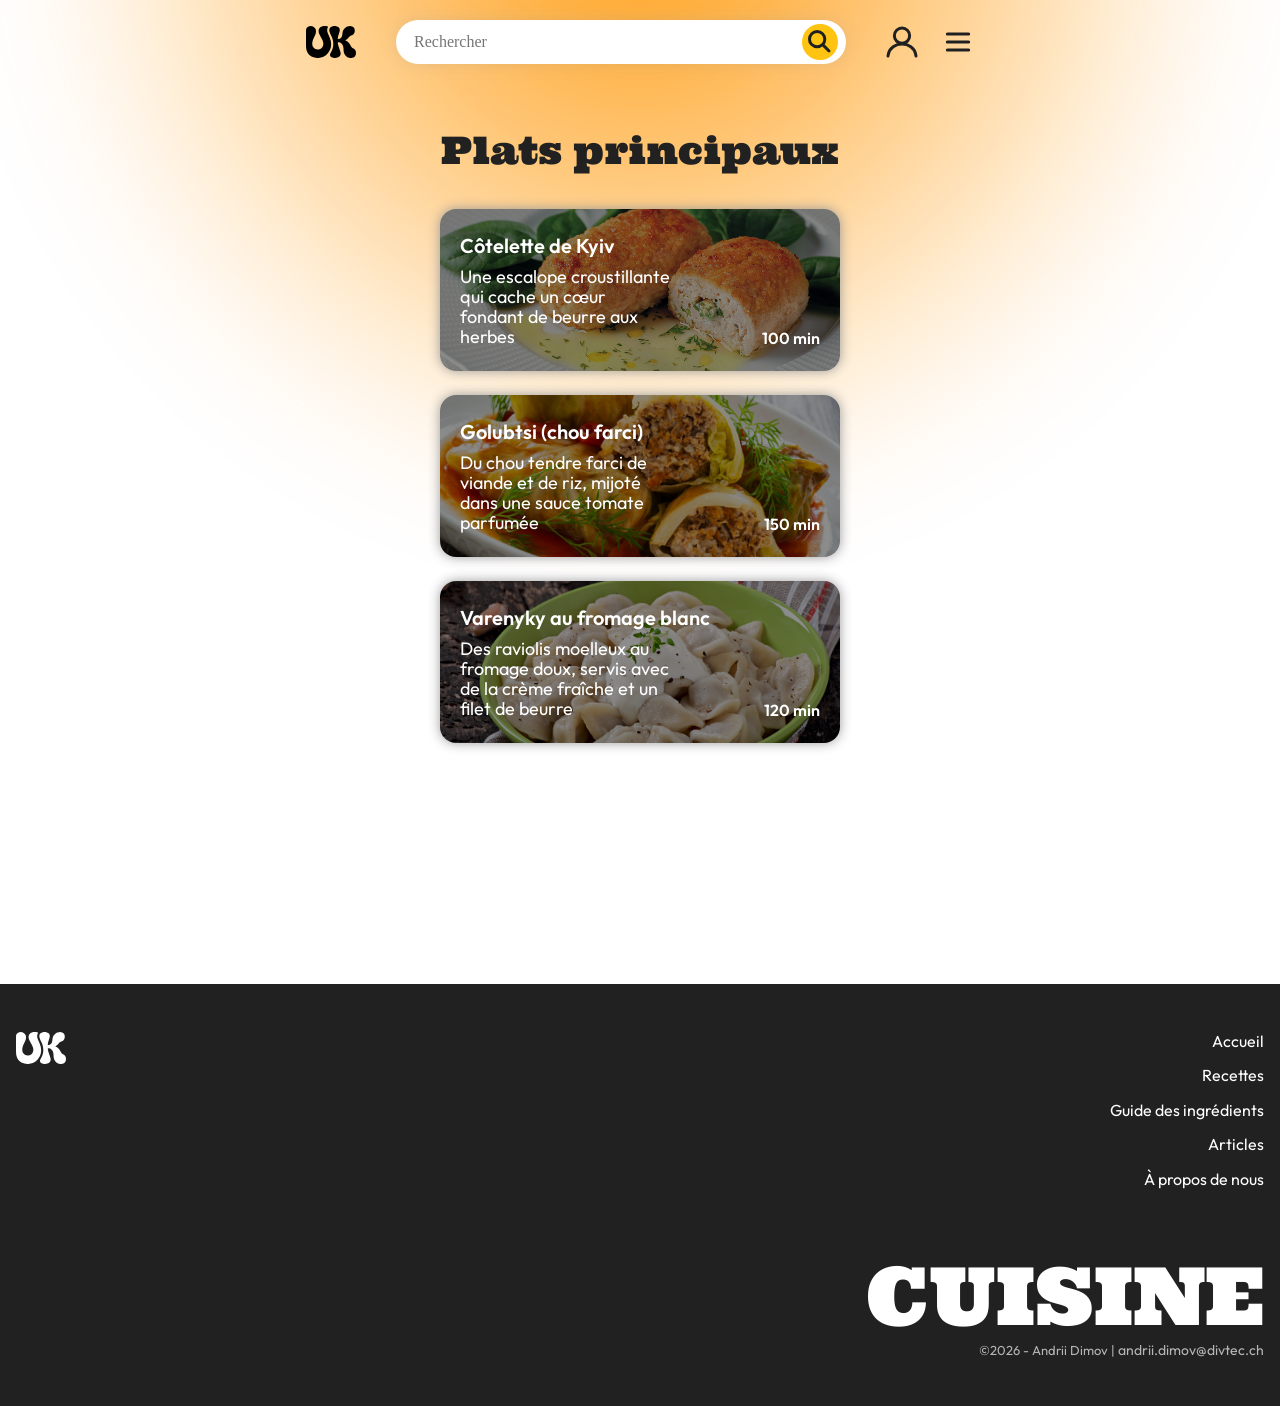
<file: PlatsPrincipaux.html>
<!DOCTYPE html>
<html lang="fr">
<head>
    <!-- Encodage des caractères de la page -->
    <meta charset="utf-8">
    <!-- Ajuste la taille de la page aux différents appareils : pc, mobiles, tablettes -->
    <meta name="viewport" content="width=device-width, initial-scale=1, shrink-to-fit=no">
    <!-- Titre de la page. Visible dans l'onglet du navigateur -->
    <title>Plats principaux</title>
    <!-- Auteur -->
    <meta name="author" content="Dimov Andrii">
    <!-- Icône de base du site : FAVICON -->
    <link rel="icon" type="image/x-icon" href="sources/icones/favicon.ico">
    <link rel="apple-touch-icon" sizes="180x180" href="sources/icones/apple-touch-icon.png">
    <link rel="icon" type="image/png" sizes="32x32" href="sources/icones/favicon-32x32.png">
    <link rel="icon" type="image/png" sizes="16x16" href="sources/icones/favicon-16x16.png">
    <link rel="manifest" href="sources/icones/site.webmanifest">
    <!-- lien vers la feuille de style princilpal et normalize -->
    <link rel = "stylesheet" href = "css/normalize.v8.0.1.css">
    <link rel = "stylesheet" href = "css/main.css">
    <!-- lien vers les polices d'écritures -->
    <link href="https://fonts.googleapis.com/css2?family=Outfit&display=swap" rel="stylesheet">
</head>

<body>
<svg xmlns="http://www.w3.org/2000/svg" style="display: none;">

    <symbol id="icon-logo" viewBox="0 0 50 32">

        <g clip-path="url(#clip0_125_275)">
            <path d="M28.9338 31.8835C27.7713 31.9467 26.6421 31.793 25.5906 31.2426C23.9986 30.4084 23.5074 28.74 24.4775 27.2216C25.8387 25.0933 26.8284 22.841 27.1419 20.3074C27.5615 16.9197 27.0123 13.7006 25.5845 10.6142C24.8502 9.02758 24.0023 7.48683 23.5593 5.7775C23.4507 5.35977 23.3618 4.93213 23.3248 4.50325C23.1446 2.44189 24.1492 1.01394 26.225 0.432597C27.7812 -0.00248224 29.3596 -0.00372177 30.9109 0.44995C33.1965 1.11806 34.1825 2.81747 33.6716 5.15153C33.3359 6.68484 32.6954 8.12643 32.2943 9.64115C32.0722 10.4791 31.8969 11.3257 31.8031 12.1872C31.7279 12.8714 31.8587 13.0189 32.53 12.9706C34.1862 12.8503 35.2389 11.907 35.8671 10.427C36.3175 9.36721 36.3743 8.22559 36.5002 7.10133C37.0037 2.57205 40.8837 -0.293774 45.1377 0.151221C48.0292 0.453669 48.961 2.70716 48.7561 5.1726C48.5698 7.40874 47.332 8.87387 45.1797 9.46514C44.1332 9.75271 43.3828 10.3167 42.846 11.2315C42.129 12.4549 41.0985 13.3499 39.873 14.0341C39.7163 14.1221 39.4954 14.1766 39.5015 14.401C39.5089 14.6539 39.7471 14.7084 39.9322 14.7852C42.1623 15.7137 43.6827 17.3412 44.5602 19.5748C45.0341 20.7797 45.7523 21.6523 47.0111 22.1667C49.1622 23.0443 50.1902 25.009 49.9717 27.3406C49.8804 28.3198 49.741 29.2606 49.1671 30.0886C47.9688 31.8203 46.2139 32.1735 44.3096 31.9306C40.2827 31.4187 37.7701 28.5392 37.601 24.4115C37.543 22.9947 37.5405 21.5618 37.1172 20.1872C36.4989 18.1754 35.2537 16.7809 33.1681 16.2392C33.0693 16.2132 32.9669 16.1946 32.8657 16.1822C31.855 16.0521 31.6649 16.2169 31.813 17.2247C32.066 18.9452 32.5646 20.5999 33.2014 22.2163C33.7604 23.6343 34.3059 25.0586 34.5676 26.572C35.0118 29.1379 33.8703 30.9365 31.3798 31.6182C30.5764 31.8376 29.7681 31.9231 28.9338 31.8835Z" fill="currentColor"/>
            <path d="M0.00507447 12.2788C0.00507447 9.66093 -0.00973487 7.04302 0.011245 4.42511C0.0235861 2.80255 0.549318 1.44773 2.08085 0.627151C4.86377 -0.861538 8.62041 0.407752 9.68051 3.28721C10.2075 4.71764 10.0828 6.20881 9.65089 7.66403C9.17329 9.27295 8.3489 10.7331 7.6578 12.2503C6.82231 14.0836 6.19044 15.9578 6.25585 18.0192C6.35335 21.0907 8.5044 23.3021 11.6107 23.4657C14.4343 23.6144 16.8569 21.563 17.2691 18.6761C17.5838 16.4722 16.7853 14.5435 15.7807 12.6705C14.9144 11.0579 13.8296 9.56424 13.1619 7.84252C12.7399 6.75544 12.4659 5.64605 12.598 4.46353C12.8287 2.39969 14.0258 1.12545 15.9226 0.509394C17.8084 -0.104179 19.7299 -0.0136922 21.6403 0.463531C21.9377 0.537904 22.2573 0.625911 22.0105 1.03C20.6123 3.30952 21.1183 5.58904 22.0315 7.84748C22.5943 9.24072 23.2705 10.5881 23.8419 11.9776C25.5734 16.1921 25.6857 20.435 23.6371 24.5466C21.5971 28.6383 18.2773 31.1794 13.6975 31.8128C10.8665 32.2045 8.0774 31.9603 5.47342 30.6154C2.7954 29.232 1.22191 26.9897 0.502421 24.109C0.119847 22.5844 0.0211179 21.0188 0.011245 19.4508C-0.0023302 17.0597 0.00754269 14.6687 0.00754269 12.2776H0.00507447V12.2788Z" fill="currentColor"/>
        </g>
        <defs>
            <clipPath id="clip0_125_275">
                <rect width="50" height="32" fill="white"/>
            </clipPath>
        </defs>
    </symbol>

    <symbol id="icon-recherche" fill="none" viewBox="0 0 24 24">
        <path d="M9.14 16.78C13.3595 16.78 16.78 13.3595 16.78 9.14C16.78 4.92054 13.3595 1.5 9.14 1.5C4.92054 1.5 1.5 4.92054 1.5 9.14C1.5 13.3595 4.92054 16.78 9.14 16.78Z" stroke="#202020" stroke-width="3" stroke-miterlimit="10"/>
        <path d="M19.9395 22.0607C20.5252 22.6464 21.475 22.6464 22.0608 22.0607C22.6466 21.4749 22.6466 20.5251 22.0608 19.9393L21.0001 21L19.9395 22.0607ZM21.0001 21L22.0608 19.9393L15.4508 13.3293L14.3901 14.39L13.3295 15.4507L19.9395 22.0607L21.0001 21Z" fill="#202020"/>
    </symbol>

    <symbol id="icon-compte" fill="none" viewBox="0 0 32 32">
        <g clip-path="url(#clip0_125_272)">
            <path d="M15.9999 17.3067C20.2193 17.3067 23.6399 13.8861 23.6399 9.66667C23.6399 5.44722 20.2193 2.02667 15.9999 2.02667C11.7804 2.02667 8.35986 5.44722 8.35986 9.66667C8.35986 13.8861 11.7804 17.3067 15.9999 17.3067Z" stroke="#202020" stroke-width="3" stroke-miterlimit="10"/>
            <path d="M2 29.9771L2.49333 27.6343C3.07613 24.9285 4.74631 22.4833 7.21375 20.7232C9.68118 18.9632 12.7899 17.9997 16 18C19.2139 18.0007 22.3257 18.9674 24.7937 20.732C27.2616 22.4966 28.9294 24.9472 29.5067 27.6571L30 30" stroke="#202020" stroke-width="3" stroke-miterlimit="10" stroke-linecap="round"/>
        </g>
        <defs>
            <clipPath id="clip0_125_272">
                <rect width="32" height="32" fill="white"/>
            </clipPath>
        </defs>
    </symbol>

    <symbol id="icon-menu" viewBox="0 0 32 32">
        <path d="M5.3335 8H26.6668M5.3335 16H26.6668M5.3335 24H26.6668"
              stroke="#202020" stroke-width="3" stroke-linecap="round" stroke-linejoin="round"/>
    </symbol>

    <symbol id="сontour" viewBox="0 0 572 247" fill="none">
        <path opacity="0.8" d="M566.001 67.8825C564.65 59.5745 558.476 53.3638 551.586 48.7556C535.871 38.2442 516.856 31.7092 498.714 26.3164C469.412 17.6063 438.413 13.0042 408.015 9.47539C365.368 4.5247 321.32 5.16958 278.666 9.47539C238.417 13.5384 198.172 22.7535 159.91 35.3201C119.186 48.6952 79.2828 67.3937 47.3947 95.6865C28.1702 112.743 9.92396 134.361 6.51953 160.252C3.48941 183.296 13.8924 204.135 33.7051 216.979C56.8737 231.999 86.4318 237.864 113.811 239.885C156.875 243.064 200.083 238.999 242.725 233.307C320.044 222.986 400.169 207.143 470.513 173.314C494.561 161.749 519.438 145.792 536.977 125.87C548.827 112.41 558.131 92.0051 549.554 74.6936C540.634 56.688 516.442 46.8489 497.795 42.0378C448.584 29.341 355.157 26.3164 296.819 42.0378" stroke="#F6F3F1" stroke-opacity="0.46" stroke-width="12" stroke-linecap="round"/>
    </symbol>

    <symbol id="fleche" viewBox="0 0 10 16" fill="none">
        <path d="M0 13.7143L5.71428 8L0 2.28571L1.14286 0L9.14286 8L1.14286 16L0 13.7143Z" fill="#12DFFF"/>
    </symbol>

    <symbol id="croix" viewBox="0 0 24 24">
        <path d="M18 6L6 18M6 6l12 12" stroke="#202020" stroke-width="2.5" stroke-linecap="round"/>
    </symbol>
</svg>

<div class="page-wrapper">
    <div class = "cercle-de-fond cercle-top" id="orange-plats"></div>

    <!-- superposition pour estomper l'arrière-plan -->
    <div class="nav-overlay"></div>

    <!-- le menu de navigation -->
    <nav class="nav-menu">
        <button class="btn-close">
            <svg aria-hidden="true"><use href="#croix"/></svg>
        </button>
        <ul>
            <li>
                <a href="index.html">
                    <img src="sources/img/accueil/icon-home.png" alt="Icon Accueil">
                    Accueil
                </a>
            </li>
            <li>
                <a href="Recettes.html">
                    <img src="sources/img/accueil/icon-recettes.png" alt="Icon Recettes">
                    Recettes
                </a>
            </li>
            <li>
                <a href="GuideIngredients.html">
                    <img src="sources/img/accueil/icon-guide.png" alt="IconGuide des Ingredients">
                    Guide des ingrédients
                </a>
            </li>
            <li>
                <a href="Articles.html">
                    <img src="sources/img/accueil/icon-articles.png" alt="Icon Articles">
                    Articles
                </a>
            </li>
            <li>
                <a href="AProposDeNous.html">
                    <img src="sources/img/accueil/icon-info.png" alt="Icon A Propos De Nous">
                    À propos de nous
                </a>
            </li>
        </ul>
    </nav>

    <header>
        <a href="index.html" class="logo">
            <svg aria-hidden="true"><use href="#icon-logo"/></svg>
        </a>
        <div class="search-bar">
            <input type="text" placeholder="Rechercher">
            <button class="btn-recherche">
                <svg aria-hidden="true"><use href="#icon-recherche"/></svg>
            </button>
        </div>
        <a href="#" class="btn-compte">
            <svg aria-hidden="true"><use href="#icon-compte"/></svg>
        </a>
        <button class="btn-menu">
            <svg aria-hidden="true"><use href="#icon-menu"/></svg>
        </button>
    </header>

    <main>
        <h1>Plats principaux</h1>
        <div class = "block-carte-recettes recette">
            <img src="sources/img/recettes/Cotelette_de_Kyiv_photo.jpg" alt="Côtelette de Kyiv photo">
            <a href="recette_plats_coteletteKiev.html">
                <h3>Côtelette de Kyiv</h3>
                <div class = "petites-infos">
                    <p>Une escalope croustillante qui cache un cœur fondant de beurre aux herbes</p>
                    <span>100 min</span>
                </div>
            </a>
        </div>
        <div class = "block-carte-recettes recette">
            <img src="sources/img/recettes/image_de_golubtsi.jpg" alt="Golubtsi photo">
            <a href="recette_plats_golubtsi.html">
                <h3>Golubtsi (chou farci)</h3>
                <div class = "petites-infos">
                    <p>Du chou tendre farci de viande et de riz, mijoté dans une sauce tomate parfumée</p>
                    <span>150 min</span>
                </div>
            </a>
        </div>
        <div class = "block-carte-recettes recette ">
            <img src="sources/img/recettes/plat_vareniki.jpg" alt="Varenyky au fromage blanc photo">
            <a href="recette_plats_varekini.html">
                <h3>Varenyky au fromage blanc</h3>
                <div class = "petites-infos">
                    <p>Des raviolis moelleux au fromage doux, servis avec de la crème fraîche et un filet de beurre</p>
                    <span>120 min</span>
                </div>

            </a>
        </div>
    </main>
</div>

<footer>
    <div class="footer-content">
        <div class="block-liste-logo">
            <svg aria-hidden="true"><use href="#icon-logo"/></svg>
            <ul>
                <li><a href="index.html">Accueil</a></li>
                <li><a href="Recettes.html">Recettes</a></li>
                <li><a href="GuideIngredients.html">Guide des ingrédients</a></li>
                <li><a href="Articles.html">Articles</a></li>
                <li><a href="AProposDeNous.html">À propos de nous</a></li>
            </ul>
        </div>
        <span>Cuisine</span>
        <small>&copy;2026 - Andrii Dimov | <a href="mailto:andrii.dimov@divtec.ch">andrii.dimov@divtec.ch</a></small>
    </div>
</footer>

<script src="js/main.js"></script>
</body>
</html>
</file>
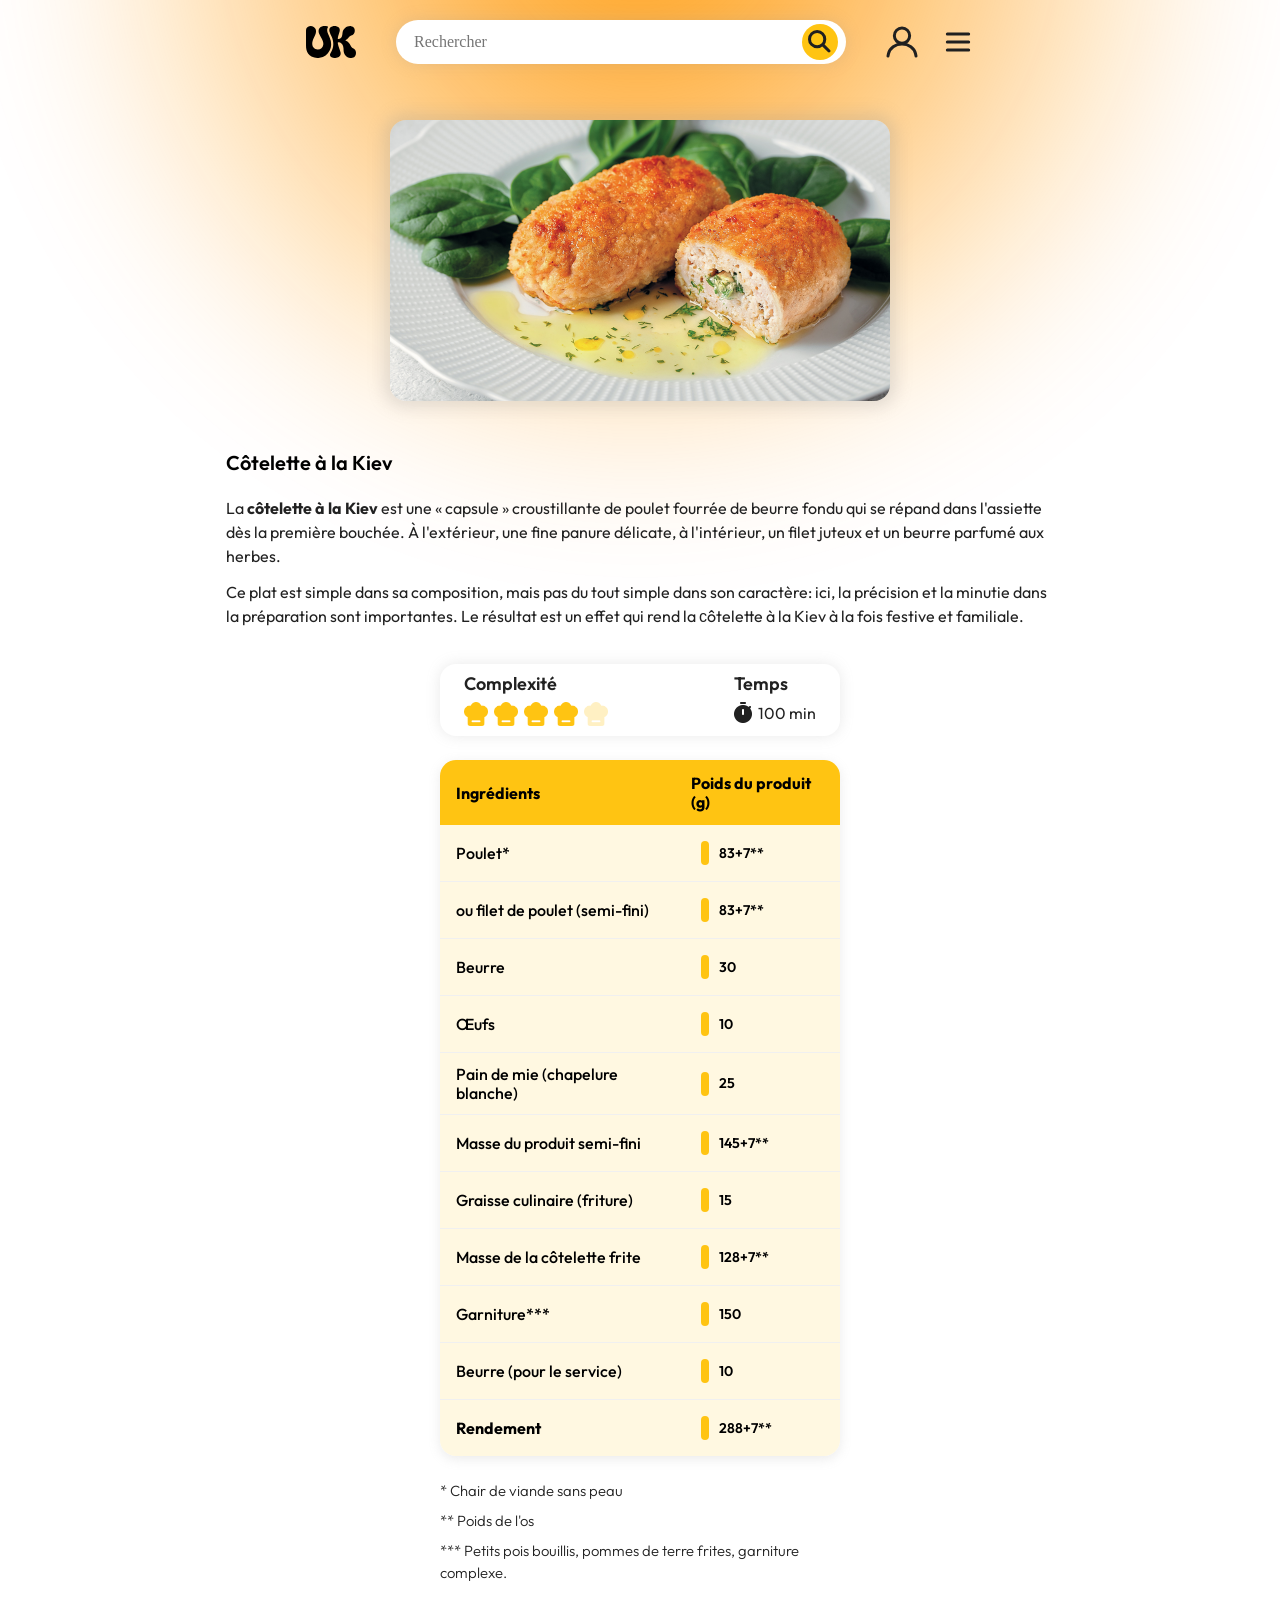
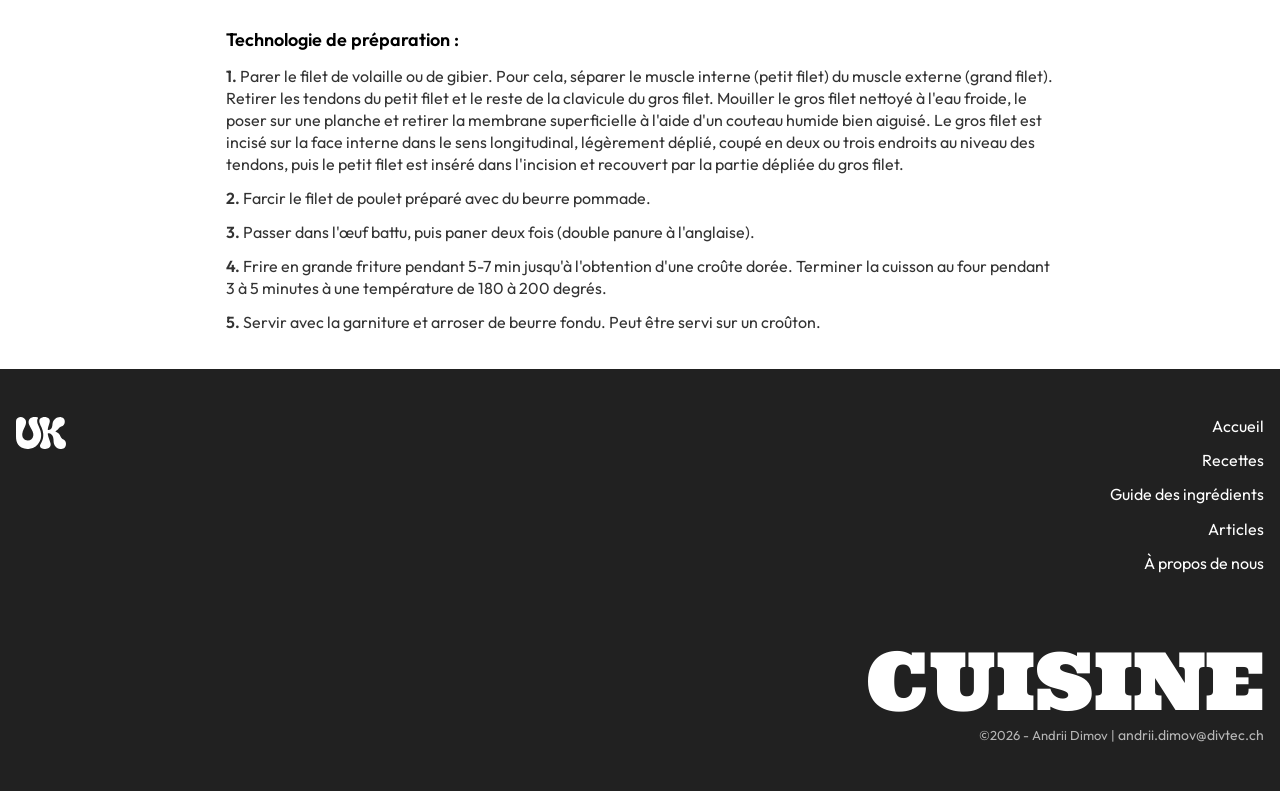
<file: recette_plats_coteletteKiev.html>
<!DOCTYPE html>
<html lang="fr">
<head>
    <!-- Encodage des caractères de la page -->
    <meta charset="utf-8">
    <!-- Ajuste la taille de la page aux différents appareils : pc, mobiles, tablettes -->
    <meta name="viewport" content="width=device-width, initial-scale=1, shrink-to-fit=no">
    <!-- Titre de la page. Visible dans l'onglet du navigateur -->
    <title>Recette Côtelette à la Kiev</title>
    <!-- Auteur -->
    <meta name="author" content="Dimov Andrii">
    <!-- Icône de base du site : FAVICON -->
    <link rel="icon" type="image/x-icon" href="sources/icones/favicon.ico">
    <link rel="apple-touch-icon" sizes="180x180" href="sources/icones/apple-touch-icon.png">
    <link rel="icon" type="image/png" sizes="32x32" href="sources/icones/favicon-32x32.png">
    <link rel="icon" type="image/png" sizes="16x16" href="sources/icones/favicon-16x16.png">
    <link rel="manifest" href="sources/icones/site.webmanifest">
    <!-- lien vers la feuille de style princilpal et normalize -->
    <link rel = "stylesheet" href = "css/normalize.v8.0.1.css">
    <link rel = "stylesheet" href = "css/main.css">
    <link rel = "stylesheet" href = "css/recette.css">
    <!-- lien vers les polices d'écritures -->
    <link href="https://fonts.googleapis.com/css2?family=Outfit&display=swap" rel="stylesheet">
</head>

<body>
<svg xmlns="http://www.w3.org/2000/svg" style="display: none;">

    <symbol id="icon-logo" viewBox="0 0 50 32">

        <g clip-path="url(#clip0_125_275)">
            <path d="M28.9338 31.8835C27.7713 31.9467 26.6421 31.793 25.5906 31.2426C23.9986 30.4084 23.5074 28.74 24.4775 27.2216C25.8387 25.0933 26.8284 22.841 27.1419 20.3074C27.5615 16.9197 27.0123 13.7006 25.5845 10.6142C24.8502 9.02758 24.0023 7.48683 23.5593 5.7775C23.4507 5.35977 23.3618 4.93213 23.3248 4.50325C23.1446 2.44189 24.1492 1.01394 26.225 0.432597C27.7812 -0.00248224 29.3596 -0.00372177 30.9109 0.44995C33.1965 1.11806 34.1825 2.81747 33.6716 5.15153C33.3359 6.68484 32.6954 8.12643 32.2943 9.64115C32.0722 10.4791 31.8969 11.3257 31.8031 12.1872C31.7279 12.8714 31.8587 13.0189 32.53 12.9706C34.1862 12.8503 35.2389 11.907 35.8671 10.427C36.3175 9.36721 36.3743 8.22559 36.5002 7.10133C37.0037 2.57205 40.8837 -0.293774 45.1377 0.151221C48.0292 0.453669 48.961 2.70716 48.7561 5.1726C48.5698 7.40874 47.332 8.87387 45.1797 9.46514C44.1332 9.75271 43.3828 10.3167 42.846 11.2315C42.129 12.4549 41.0985 13.3499 39.873 14.0341C39.7163 14.1221 39.4954 14.1766 39.5015 14.401C39.5089 14.6539 39.7471 14.7084 39.9322 14.7852C42.1623 15.7137 43.6827 17.3412 44.5602 19.5748C45.0341 20.7797 45.7523 21.6523 47.0111 22.1667C49.1622 23.0443 50.1902 25.009 49.9717 27.3406C49.8804 28.3198 49.741 29.2606 49.1671 30.0886C47.9688 31.8203 46.2139 32.1735 44.3096 31.9306C40.2827 31.4187 37.7701 28.5392 37.601 24.4115C37.543 22.9947 37.5405 21.5618 37.1172 20.1872C36.4989 18.1754 35.2537 16.7809 33.1681 16.2392C33.0693 16.2132 32.9669 16.1946 32.8657 16.1822C31.855 16.0521 31.6649 16.2169 31.813 17.2247C32.066 18.9452 32.5646 20.5999 33.2014 22.2163C33.7604 23.6343 34.3059 25.0586 34.5676 26.572C35.0118 29.1379 33.8703 30.9365 31.3798 31.6182C30.5764 31.8376 29.7681 31.9231 28.9338 31.8835Z" fill="currentColor"/>
            <path d="M0.00507447 12.2788C0.00507447 9.66093 -0.00973487 7.04302 0.011245 4.42511C0.0235861 2.80255 0.549318 1.44773 2.08085 0.627151C4.86377 -0.861538 8.62041 0.407752 9.68051 3.28721C10.2075 4.71764 10.0828 6.20881 9.65089 7.66403C9.17329 9.27295 8.3489 10.7331 7.6578 12.2503C6.82231 14.0836 6.19044 15.9578 6.25585 18.0192C6.35335 21.0907 8.5044 23.3021 11.6107 23.4657C14.4343 23.6144 16.8569 21.563 17.2691 18.6761C17.5838 16.4722 16.7853 14.5435 15.7807 12.6705C14.9144 11.0579 13.8296 9.56424 13.1619 7.84252C12.7399 6.75544 12.4659 5.64605 12.598 4.46353C12.8287 2.39969 14.0258 1.12545 15.9226 0.509394C17.8084 -0.104179 19.7299 -0.0136922 21.6403 0.463531C21.9377 0.537904 22.2573 0.625911 22.0105 1.03C20.6123 3.30952 21.1183 5.58904 22.0315 7.84748C22.5943 9.24072 23.2705 10.5881 23.8419 11.9776C25.5734 16.1921 25.6857 20.435 23.6371 24.5466C21.5971 28.6383 18.2773 31.1794 13.6975 31.8128C10.8665 32.2045 8.0774 31.9603 5.47342 30.6154C2.7954 29.232 1.22191 26.9897 0.502421 24.109C0.119847 22.5844 0.0211179 21.0188 0.011245 19.4508C-0.0023302 17.0597 0.00754269 14.6687 0.00754269 12.2776H0.00507447V12.2788Z" fill="currentColor"/>
        </g>
        <defs>
            <clipPath id="clip0_125_275">
                <rect width="50" height="32" fill="white"/>
            </clipPath>
        </defs>
    </symbol>

    <symbol id="icon-recherche" fill="none" viewBox="0 0 24 24">
        <path d="M9.14 16.78C13.3595 16.78 16.78 13.3595 16.78 9.14C16.78 4.92054 13.3595 1.5 9.14 1.5C4.92054 1.5 1.5 4.92054 1.5 9.14C1.5 13.3595 4.92054 16.78 9.14 16.78Z" stroke="#202020" stroke-width="3" stroke-miterlimit="10"/>
        <path d="M19.9395 22.0607C20.5252 22.6464 21.475 22.6464 22.0608 22.0607C22.6466 21.4749 22.6466 20.5251 22.0608 19.9393L21.0001 21L19.9395 22.0607ZM21.0001 21L22.0608 19.9393L15.4508 13.3293L14.3901 14.39L13.3295 15.4507L19.9395 22.0607L21.0001 21Z" fill="#202020"/>
    </symbol>

    <symbol id="icon-compte" fill="none" viewBox="0 0 32 32">
        <g clip-path="url(#clip0_125_272)">
            <path d="M15.9999 17.3067C20.2193 17.3067 23.6399 13.8861 23.6399 9.66667C23.6399 5.44722 20.2193 2.02667 15.9999 2.02667C11.7804 2.02667 8.35986 5.44722 8.35986 9.66667C8.35986 13.8861 11.7804 17.3067 15.9999 17.3067Z" stroke="#202020" stroke-width="3" stroke-miterlimit="10"/>
            <path d="M2 29.9771L2.49333 27.6343C3.07613 24.9285 4.74631 22.4833 7.21375 20.7232C9.68118 18.9632 12.7899 17.9997 16 18C19.2139 18.0007 22.3257 18.9674 24.7937 20.732C27.2616 22.4966 28.9294 24.9472 29.5067 27.6571L30 30" stroke="#202020" stroke-width="3" stroke-miterlimit="10" stroke-linecap="round"/>
        </g>
        <defs>
            <clipPath id="clip0_125_272">
                <rect width="32" height="32" fill="white"/>
            </clipPath>
        </defs>
    </symbol>

    <symbol id="icon-menu" viewBox="0 0 32 32">
        <path d="M5.3335 8H26.6668M5.3335 16H26.6668M5.3335 24H26.6668"
              stroke="#202020" stroke-width="3" stroke-linecap="round" stroke-linejoin="round"/>
    </symbol>

    <symbol id="сontour" viewBox="0 0 572 247" fill="none">
        <path opacity="0.8" d="M566.001 67.8825C564.65 59.5745 558.476 53.3638 551.586 48.7556C535.871 38.2442 516.856 31.7092 498.714 26.3164C469.412 17.6063 438.413 13.0042 408.015 9.47539C365.368 4.5247 321.32 5.16958 278.666 9.47539C238.417 13.5384 198.172 22.7535 159.91 35.3201C119.186 48.6952 79.2828 67.3937 47.3947 95.6865C28.1702 112.743 9.92396 134.361 6.51953 160.252C3.48941 183.296 13.8924 204.135 33.7051 216.979C56.8737 231.999 86.4318 237.864 113.811 239.885C156.875 243.064 200.083 238.999 242.725 233.307C320.044 222.986 400.169 207.143 470.513 173.314C494.561 161.749 519.438 145.792 536.977 125.87C548.827 112.41 558.131 92.0051 549.554 74.6936C540.634 56.688 516.442 46.8489 497.795 42.0378C448.584 29.341 355.157 26.3164 296.819 42.0378" stroke="#F6F3F1" stroke-opacity="0.46" stroke-width="12" stroke-linecap="round"/>
    </symbol>

    <symbol id="fleche" viewBox="0 0 10 16" fill="none">
        <path d="M0 13.7143L5.71428 8L0 2.28571L1.14286 0L9.14286 8L1.14286 16L0 13.7143Z" fill="#12DFFF"/>
    </symbol>

    <symbol id="croix" viewBox="0 0 24 24">
        <path d="M18 6L6 18M6 6l12 12" stroke="#202020" stroke-width="2.5" stroke-linecap="round"/>
    </symbol>
</svg>

<div class="page-wrapper">
    <div class = "cercle-de-fond cercle-top" id="orange-plats"></div>

    <!-- superposition pour estomper l'arrière-plan -->
    <div class="nav-overlay"></div>

    <!-- le menu de navigation -->
    <nav class="nav-menu">
        <button class="btn-close">
            <svg aria-hidden="true"><use href="#croix"/></svg>
        </button>
        <ul>
            <li>
                <a href="index.html">
                    <img src="sources/img/accueil/icon-home.png" alt="Icon Accueil">
                    Accueil
                </a>
            </li>
            <li>
                <a href="Recettes.html">
                    <img src="sources/img/accueil/icon-recettes.png" alt="Icon Recettes">
                    Recettes
                </a>
            </li>
            <li>
                <a href="GuideIngredients.html">
                    <img src="sources/img/accueil/icon-guide.png" alt="IconGuide des Ingredients">
                    Guide des ingrédients
                </a>
            </li>
            <li>
                <a href="Articles.html">
                    <img src="sources/img/accueil/icon-articles.png" alt="Icon Articles">
                    Articles
                </a>
            </li>
            <li>
                <a href="AProposDeNous.html">
                    <img src="sources/img/accueil/icon-info.png" alt="Icon A Propos De Nous">
                    À propos de nous
                </a>
            </li>
        </ul>
    </nav>

    <header>
        <a href="index.html" class="logo">
            <svg aria-hidden="true"><use href="#icon-logo"/></svg>
        </a>
        <div class="search-bar">
            <input type="text" placeholder="Rechercher">
            <button class="btn-recherche">
                <svg aria-hidden="true"><use href="#icon-recherche"/></svg>
            </button>
        </div>
        <a href="#" class="btn-compte">
            <svg aria-hidden="true"><use href="#icon-compte"/></svg>
        </a>
        <button class="btn-menu">
            <svg aria-hidden="true"><use href="#icon-menu"/></svg>
        </button>
    </header>

    <main class="recette-page">

        <!-- Photo principale -->
        <div class="recette-hero">
            <img src="sources/img/recettes/Cotelette_de_Kyiv_photo.jpg"
                 alt="Côtelette à la Kiev">
        </div>

        <!-- Titre et description -->
        <div class="recette-intro">
            <h3>Côtelette à la Kiev</h3>
            <p>La <strong>côtelette à la Kiev</strong> est une « capsule » croustillante de poulet fourrée de beurre fondu
                qui se répand dans l'assiette dès la première bouchée. À l'extérieur, une fine panure délicate,
                à l'intérieur, un filet juteux et un beurre parfumé aux herbes.</p>
            <p>Ce plat est simple dans sa composition, mais pas du tout simple dans son caractère:
                ici, la précision et la minutie dans la préparation sont importantes.
                Le résultat est un effet qui rend la сôtelette à la Kiev à la fois festive et familiale.
            </p>
        </div>

        <!-- Complexité et temps -->
        <div class="recette-meta">
            <div class="recette-meta-item">
                <span class="recette-meta-label">Complexité</span>
                <div class="toques">
                    <img class="toque active" src="sources/img/recettes/toque-icon.png" alt="icon toque complexité">
                    <img class="toque active" src="sources/img/recettes/toque-icon.png" alt="icon toque complexité">
                    <img class="toque active" src="sources/img/recettes/toque-icon.png" alt="icon toque complexité">
                    <img class="toque active" src="sources/img/recettes/toque-icon.png" alt="icon toque complexité">
                    <img class="toque " src="sources/img/recettes/toque-icon.png" alt="icon toque complexité">
                </div>
            </div>
            <div class="recette-meta-item">
                <span class="recette-meta-label">Temps</span>
                <div>
                    <img src="sources/img/recettes/icone-temps.png" alt="icon temps">
                    <span class="recette-temps">100 min</span>
                </div>
            </div>
        </div>

        <!-- Tableau des ingrédients -->
        <table class="recette-ingredients">
            <thead>
            <tr>
                <th>Ingrédients</th>
                <th>Poids du produit (g)</th>
            </tr>
            </thead>
            <tbody>
            <tr>
                <td>Poulet*</td>
                <td><span class="ingredient-poids">83+7**</span></td>
            </tr>
            <tr>
                <td>ou filet de poulet (semi-fini)</td><td><span class="ingredient-poids">83+7**</span></td></tr>
            <tr>
                <td>Beurre</td>
                <td><span class="ingredient-poids">30</span></td>
            </tr>
            <tr>
                <td>Œufs</td>
                <td><span class="ingredient-poids">10</span></td>
            </tr>
            <tr>
                <td>Pain de mie (chapelure blanche)</td><td><span class="ingredient-poids">25</span></td>
            </tr>
            <tr class="ingredient-rendement">
                <td>Masse du produit semi-fini</td><td><span class="ingredient-poids">145+7**</span></td>
            </tr>
            <tr>
                <td>Graisse culinaire (friture)</td><td><span class="ingredient-poids">15</span></td>
            </tr>
            <tr class="ingredient-rendement">
                <td>Masse de la côtelette frite</td>
                <td><span class="ingredient-poids">128+7**</span></td>
            </tr>
            <tr>
                <td>Garniture***</td>
                <td><span class="ingredient-poids">150</span></td>
            </tr>
            <tr>
                <td>Beurre (pour le service)</td>
                <td><span class="ingredient-poids">10</span></td>
            </tr>
            <tr class="ingredient-rendement">
                <td>Rendement</td>
                <td><span class="ingredient-poids">288+7**</span></td>
            </tr>
            </tbody>
        </table>

        <!-- Notes du tableau -->
        <div class="precisions-tableau">
            <p>* Chair de viande sans peau</p>
            <p>** Poids de l'os</p>
            <p>*** Petits pois bouillis, pommes de terre frites, garniture complexe.</p>
        </div>

        <!-- Étapes de préparation -->
        <div class="recette-preparation">
            <h3>Technologie de préparation :</h3>
            <ol>
                <li>Parer le filet de volaille ou de gibier. Pour cela, séparer le muscle interne (petit filet) du muscle externe (grand filet). Retirer les tendons du petit filet et le reste de la clavicule du gros filet. Mouiller le gros filet nettoyé à l'eau froide, le poser sur une planche et retirer la membrane superficielle à l'aide d'un couteau humide bien aiguisé. Le gros filet est incisé sur la face interne dans le sens longitudinal, légèrement déplié, coupé en deux ou trois endroits au niveau des tendons, puis le petit filet est inséré dans l'incision et recouvert par la partie dépliée du gros filet.</li>
                <li>Farcir le filet de poulet préparé avec du beurre pommade.</li>
                <li>Passer dans l'œuf battu, puis paner deux fois (double panure à l'anglaise).</li>
                <li>Frire en grande friture pendant 5-7 min jusqu'à l'obtention d'une croûte dorée. Terminer la cuisson au four pendant 3 à 5 minutes à une température de 180 à 200 degrés.</li>
                <li>Servir avec la garniture et arroser de beurre fondu. Peut être servi sur un croûton.</li>
            </ol>
        </div>

    </main>
</div>

<footer>
    <div class="footer-content">
        <div class="block-liste-logo">
            <svg aria-hidden="true"><use href="#icon-logo"/></svg>
            <ul>
                <li><a href="index.html">Accueil</a></li>
                <li><a href="Recettes.html">Recettes</a></li>
                <li><a href="GuideIngredients.html">Guide des ingrédients</a></li>
                <li><a href="Articles.html">Articles</a></li>
                <li><a href="AProposDeNous.html">À propos de nous</a></li>
            </ul>
        </div>
        <span>Cuisine</span>
        <small>&copy;2026 - Andrii Dimov | <a href="mailto:andrii.dimov@divtec.ch">andrii.dimov@divtec.ch</a></small>
    </div>
</footer>

<script src="js/main.js"></script>
</body>
</html>
</file>
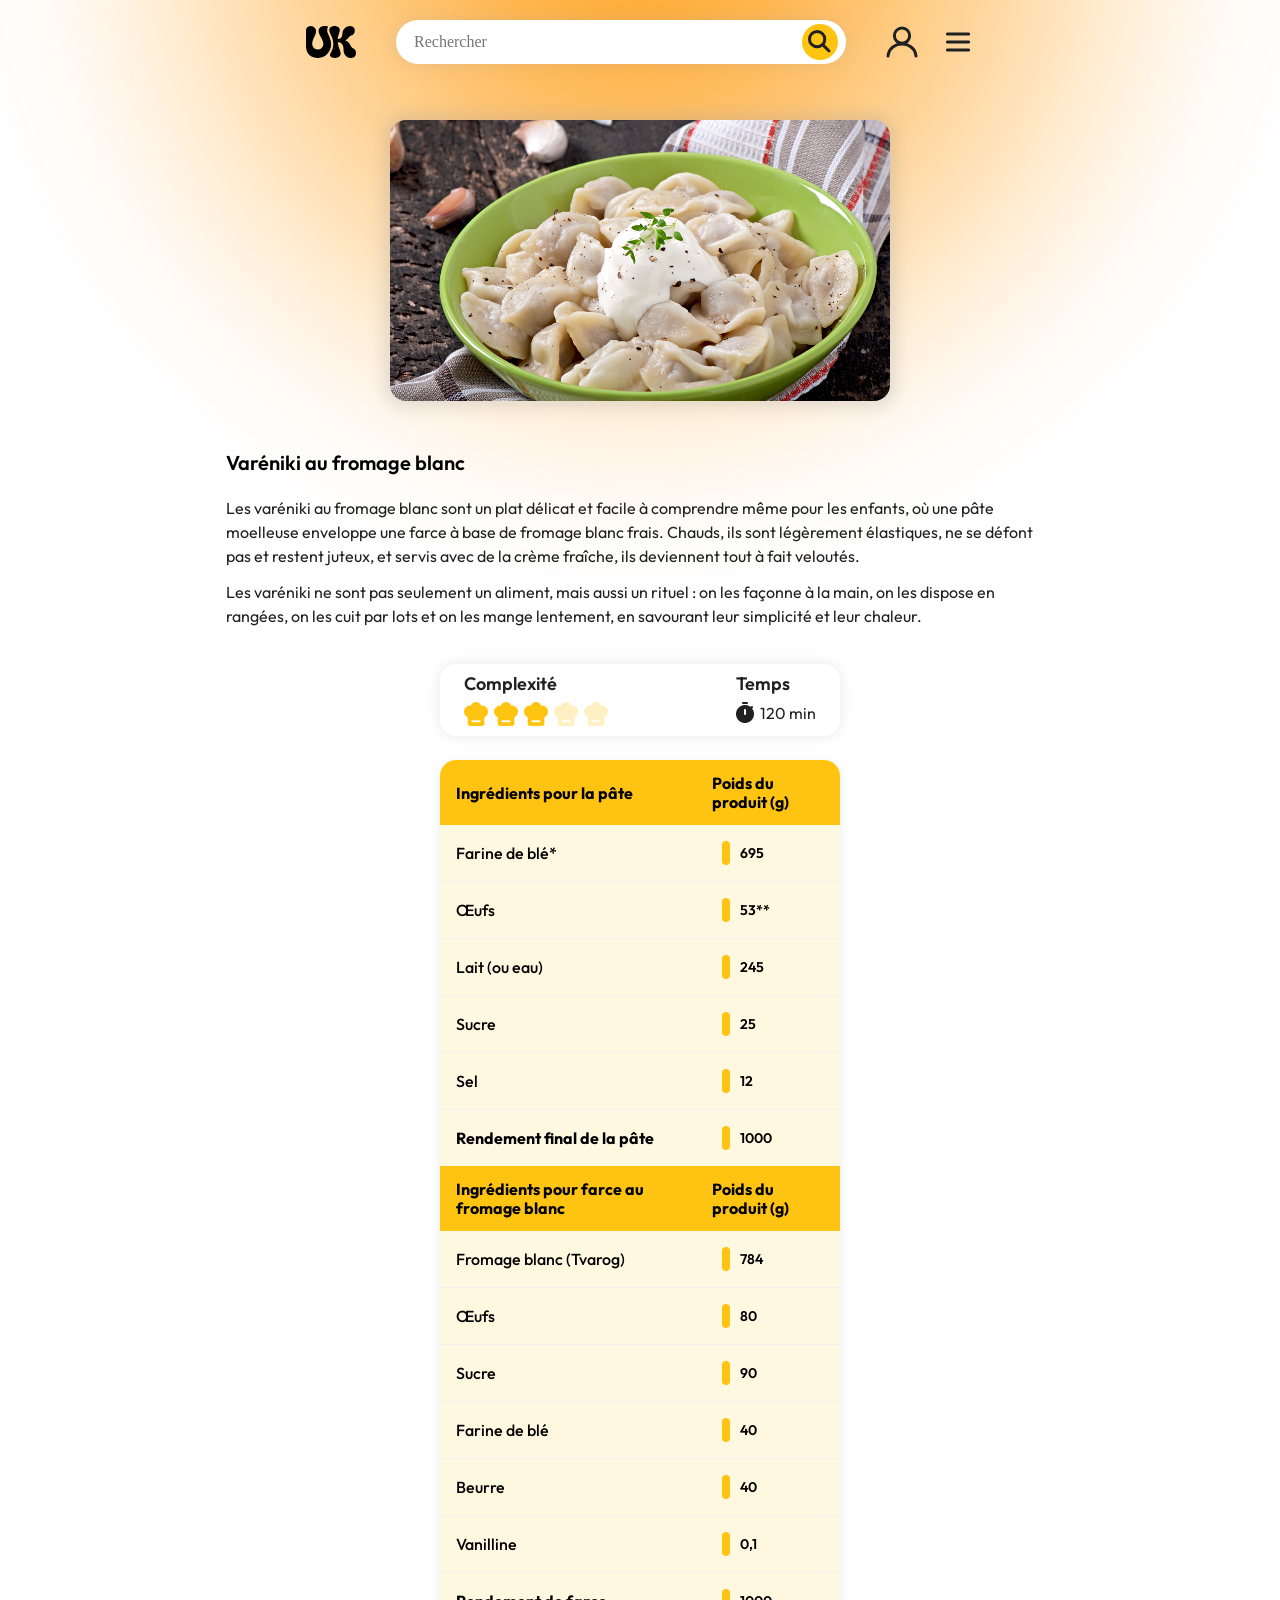
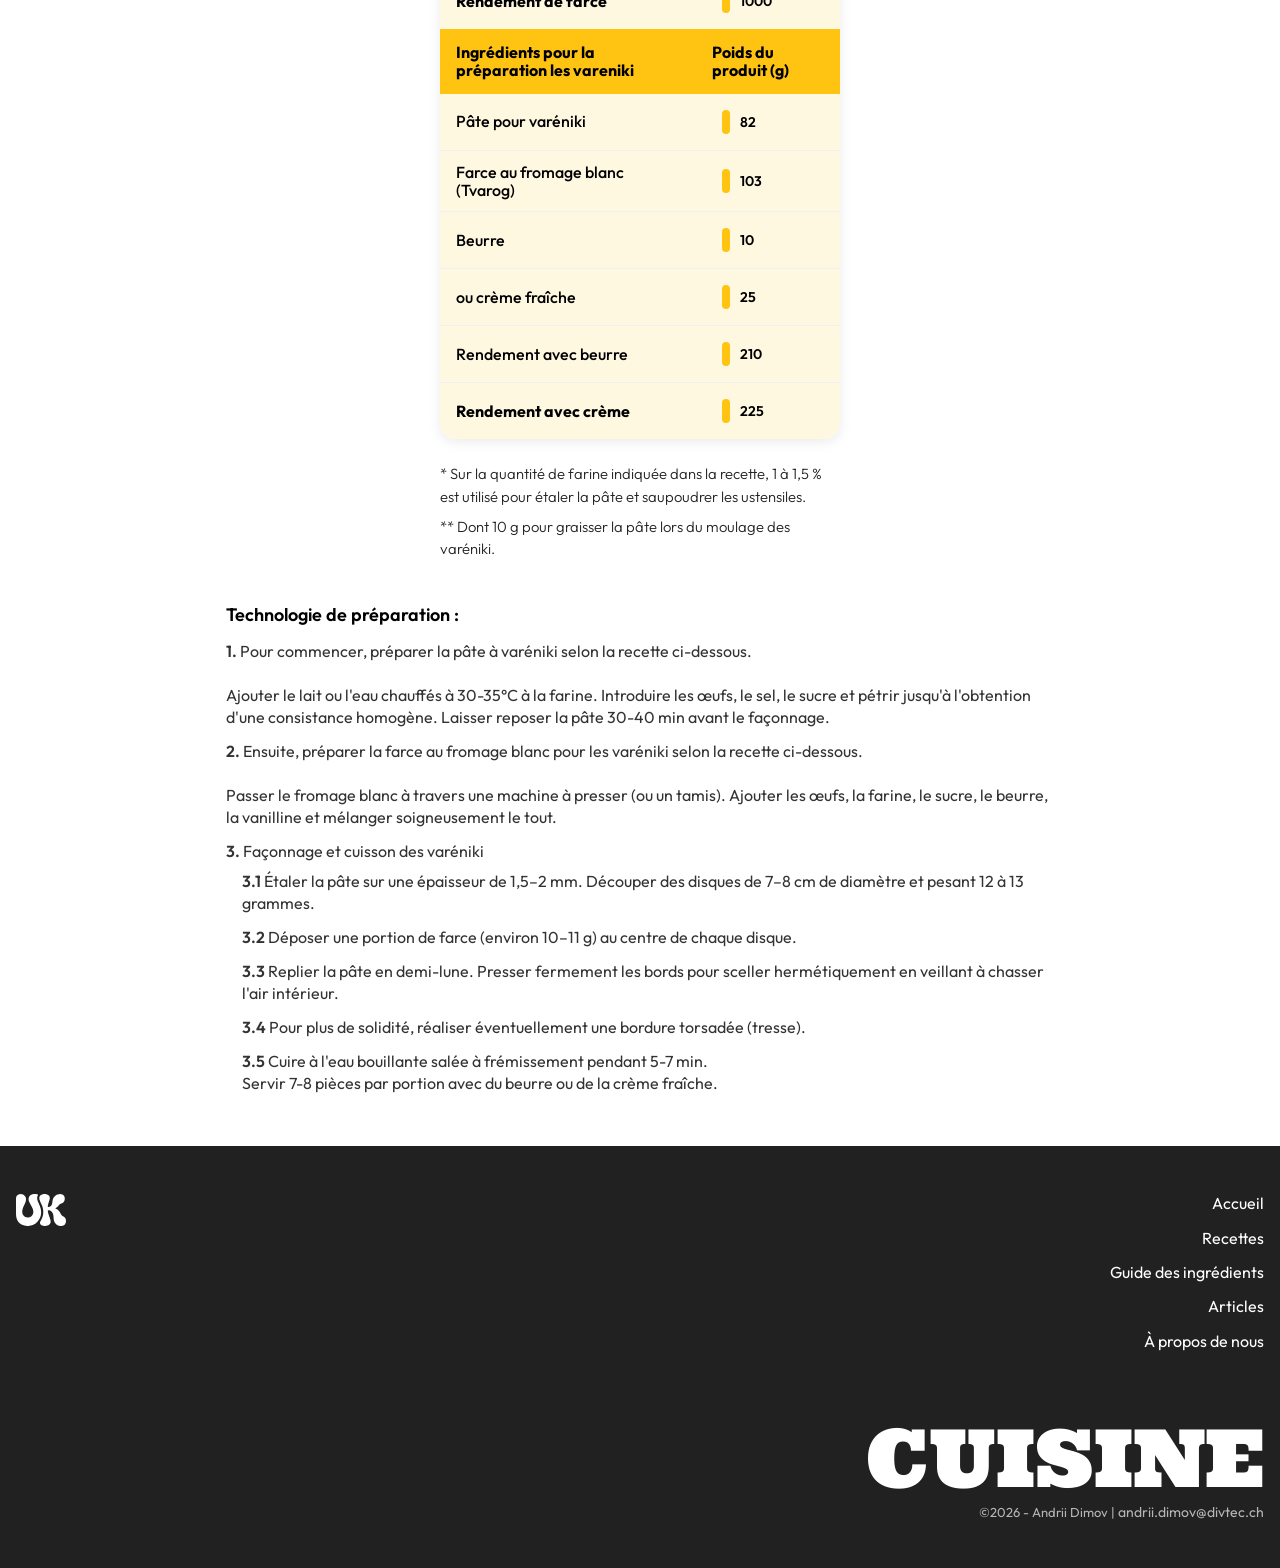
<file: recette_plats_varekini.html>
<!DOCTYPE html>
<html lang="fr">
<head>
    <!-- Encodage des caractères de la page -->
    <meta charset="utf-8">
    <!-- Ajuste la taille de la page aux différents appareils : pc, mobiles, tablettes -->
    <meta name="viewport" content="width=device-width, initial-scale=1, shrink-to-fit=no">
    <!-- Titre de la page. Visible dans l'onglet du navigateur -->
    <title>Recette Vareniki</title>
    <!-- Auteur -->
    <meta name="author" content="Dimov Andrii">
    <!-- Icône de base du site : FAVICON -->
    <link rel="icon" type="image/x-icon" href="sources/icones/favicon.ico">
    <link rel="apple-touch-icon" sizes="180x180" href="sources/icones/apple-touch-icon.png">
    <link rel="icon" type="image/png" sizes="32x32" href="sources/icones/favicon-32x32.png">
    <link rel="icon" type="image/png" sizes="16x16" href="sources/icones/favicon-16x16.png">
    <link rel="manifest" href="sources/icones/site.webmanifest">
    <!-- lien vers la feuille de style princilpal et normalize -->
    <link rel = "stylesheet" href = "css/normalize.v8.0.1.css">
    <link rel = "stylesheet" href = "css/main.css">
    <link rel = "stylesheet" href = "css/recette.css">
    <!-- lien vers les polices d'écritures -->
    <link href="https://fonts.googleapis.com/css2?family=Outfit&display=swap" rel="stylesheet">
</head>

<body>
<svg xmlns="http://www.w3.org/2000/svg" style="display: none;">

    <symbol id="icon-logo" viewBox="0 0 50 32">

        <g clip-path="url(#clip0_125_275)">
            <path d="M28.9338 31.8835C27.7713 31.9467 26.6421 31.793 25.5906 31.2426C23.9986 30.4084 23.5074 28.74 24.4775 27.2216C25.8387 25.0933 26.8284 22.841 27.1419 20.3074C27.5615 16.9197 27.0123 13.7006 25.5845 10.6142C24.8502 9.02758 24.0023 7.48683 23.5593 5.7775C23.4507 5.35977 23.3618 4.93213 23.3248 4.50325C23.1446 2.44189 24.1492 1.01394 26.225 0.432597C27.7812 -0.00248224 29.3596 -0.00372177 30.9109 0.44995C33.1965 1.11806 34.1825 2.81747 33.6716 5.15153C33.3359 6.68484 32.6954 8.12643 32.2943 9.64115C32.0722 10.4791 31.8969 11.3257 31.8031 12.1872C31.7279 12.8714 31.8587 13.0189 32.53 12.9706C34.1862 12.8503 35.2389 11.907 35.8671 10.427C36.3175 9.36721 36.3743 8.22559 36.5002 7.10133C37.0037 2.57205 40.8837 -0.293774 45.1377 0.151221C48.0292 0.453669 48.961 2.70716 48.7561 5.1726C48.5698 7.40874 47.332 8.87387 45.1797 9.46514C44.1332 9.75271 43.3828 10.3167 42.846 11.2315C42.129 12.4549 41.0985 13.3499 39.873 14.0341C39.7163 14.1221 39.4954 14.1766 39.5015 14.401C39.5089 14.6539 39.7471 14.7084 39.9322 14.7852C42.1623 15.7137 43.6827 17.3412 44.5602 19.5748C45.0341 20.7797 45.7523 21.6523 47.0111 22.1667C49.1622 23.0443 50.1902 25.009 49.9717 27.3406C49.8804 28.3198 49.741 29.2606 49.1671 30.0886C47.9688 31.8203 46.2139 32.1735 44.3096 31.9306C40.2827 31.4187 37.7701 28.5392 37.601 24.4115C37.543 22.9947 37.5405 21.5618 37.1172 20.1872C36.4989 18.1754 35.2537 16.7809 33.1681 16.2392C33.0693 16.2132 32.9669 16.1946 32.8657 16.1822C31.855 16.0521 31.6649 16.2169 31.813 17.2247C32.066 18.9452 32.5646 20.5999 33.2014 22.2163C33.7604 23.6343 34.3059 25.0586 34.5676 26.572C35.0118 29.1379 33.8703 30.9365 31.3798 31.6182C30.5764 31.8376 29.7681 31.9231 28.9338 31.8835Z" fill="currentColor"/>
            <path d="M0.00507447 12.2788C0.00507447 9.66093 -0.00973487 7.04302 0.011245 4.42511C0.0235861 2.80255 0.549318 1.44773 2.08085 0.627151C4.86377 -0.861538 8.62041 0.407752 9.68051 3.28721C10.2075 4.71764 10.0828 6.20881 9.65089 7.66403C9.17329 9.27295 8.3489 10.7331 7.6578 12.2503C6.82231 14.0836 6.19044 15.9578 6.25585 18.0192C6.35335 21.0907 8.5044 23.3021 11.6107 23.4657C14.4343 23.6144 16.8569 21.563 17.2691 18.6761C17.5838 16.4722 16.7853 14.5435 15.7807 12.6705C14.9144 11.0579 13.8296 9.56424 13.1619 7.84252C12.7399 6.75544 12.4659 5.64605 12.598 4.46353C12.8287 2.39969 14.0258 1.12545 15.9226 0.509394C17.8084 -0.104179 19.7299 -0.0136922 21.6403 0.463531C21.9377 0.537904 22.2573 0.625911 22.0105 1.03C20.6123 3.30952 21.1183 5.58904 22.0315 7.84748C22.5943 9.24072 23.2705 10.5881 23.8419 11.9776C25.5734 16.1921 25.6857 20.435 23.6371 24.5466C21.5971 28.6383 18.2773 31.1794 13.6975 31.8128C10.8665 32.2045 8.0774 31.9603 5.47342 30.6154C2.7954 29.232 1.22191 26.9897 0.502421 24.109C0.119847 22.5844 0.0211179 21.0188 0.011245 19.4508C-0.0023302 17.0597 0.00754269 14.6687 0.00754269 12.2776H0.00507447V12.2788Z" fill="currentColor"/>
        </g>
        <defs>
            <clipPath id="clip0_125_275">
                <rect width="50" height="32" fill="white"/>
            </clipPath>
        </defs>
    </symbol>

    <symbol id="icon-recherche" fill="none" viewBox="0 0 24 24">
        <path d="M9.14 16.78C13.3595 16.78 16.78 13.3595 16.78 9.14C16.78 4.92054 13.3595 1.5 9.14 1.5C4.92054 1.5 1.5 4.92054 1.5 9.14C1.5 13.3595 4.92054 16.78 9.14 16.78Z" stroke="#202020" stroke-width="3" stroke-miterlimit="10"/>
        <path d="M19.9395 22.0607C20.5252 22.6464 21.475 22.6464 22.0608 22.0607C22.6466 21.4749 22.6466 20.5251 22.0608 19.9393L21.0001 21L19.9395 22.0607ZM21.0001 21L22.0608 19.9393L15.4508 13.3293L14.3901 14.39L13.3295 15.4507L19.9395 22.0607L21.0001 21Z" fill="#202020"/>
    </symbol>

    <symbol id="icon-compte" fill="none" viewBox="0 0 32 32">
        <g clip-path="url(#clip0_125_272)">
            <path d="M15.9999 17.3067C20.2193 17.3067 23.6399 13.8861 23.6399 9.66667C23.6399 5.44722 20.2193 2.02667 15.9999 2.02667C11.7804 2.02667 8.35986 5.44722 8.35986 9.66667C8.35986 13.8861 11.7804 17.3067 15.9999 17.3067Z" stroke="#202020" stroke-width="3" stroke-miterlimit="10"/>
            <path d="M2 29.9771L2.49333 27.6343C3.07613 24.9285 4.74631 22.4833 7.21375 20.7232C9.68118 18.9632 12.7899 17.9997 16 18C19.2139 18.0007 22.3257 18.9674 24.7937 20.732C27.2616 22.4966 28.9294 24.9472 29.5067 27.6571L30 30" stroke="#202020" stroke-width="3" stroke-miterlimit="10" stroke-linecap="round"/>
        </g>
        <defs>
            <clipPath id="clip0_125_272">
                <rect width="32" height="32" fill="white"/>
            </clipPath>
        </defs>
    </symbol>

    <symbol id="icon-menu" viewBox="0 0 32 32">
        <path d="M5.3335 8H26.6668M5.3335 16H26.6668M5.3335 24H26.6668"
              stroke="#202020" stroke-width="3" stroke-linecap="round" stroke-linejoin="round"/>
    </symbol>

    <symbol id="сontour" viewBox="0 0 572 247" fill="none">
        <path opacity="0.8" d="M566.001 67.8825C564.65 59.5745 558.476 53.3638 551.586 48.7556C535.871 38.2442 516.856 31.7092 498.714 26.3164C469.412 17.6063 438.413 13.0042 408.015 9.47539C365.368 4.5247 321.32 5.16958 278.666 9.47539C238.417 13.5384 198.172 22.7535 159.91 35.3201C119.186 48.6952 79.2828 67.3937 47.3947 95.6865C28.1702 112.743 9.92396 134.361 6.51953 160.252C3.48941 183.296 13.8924 204.135 33.7051 216.979C56.8737 231.999 86.4318 237.864 113.811 239.885C156.875 243.064 200.083 238.999 242.725 233.307C320.044 222.986 400.169 207.143 470.513 173.314C494.561 161.749 519.438 145.792 536.977 125.87C548.827 112.41 558.131 92.0051 549.554 74.6936C540.634 56.688 516.442 46.8489 497.795 42.0378C448.584 29.341 355.157 26.3164 296.819 42.0378" stroke="#F6F3F1" stroke-opacity="0.46" stroke-width="12" stroke-linecap="round"/>
    </symbol>

    <symbol id="fleche" viewBox="0 0 10 16" fill="none">
        <path d="M0 13.7143L5.71428 8L0 2.28571L1.14286 0L9.14286 8L1.14286 16L0 13.7143Z" fill="#12DFFF"/>
    </symbol>

    <symbol id="croix" viewBox="0 0 24 24">
        <path d="M18 6L6 18M6 6l12 12" stroke="#202020" stroke-width="2.5" stroke-linecap="round"/>
    </symbol>
</svg>

<div class="page-wrapper">
    <div class = "cercle-de-fond cercle-top" id="orange-plats"></div>

    <!-- superposition pour estomper l'arrière-plan -->
    <div class="nav-overlay"></div>

    <!-- le menu de navigation -->
    <nav class="nav-menu">
        <button class="btn-close">
            <svg aria-hidden="true"><use href="#croix"/></svg>
        </button>
        <ul>
            <li>
                <a href="index.html">
                    <img src="sources/img/accueil/icon-home.png" alt="Icon Accueil">
                    Accueil
                </a>
            </li>
            <li>
                <a href="Recettes.html">
                    <img src="sources/img/accueil/icon-recettes.png" alt="Icon Recettes">
                    Recettes
                </a>
            </li>
            <li>
                <a href="GuideIngredients.html">
                    <img src="sources/img/accueil/icon-guide.png" alt="IconGuide des Ingredients">
                    Guide des ingrédients
                </a>
            </li>
            <li>
                <a href="Articles.html">
                    <img src="sources/img/accueil/icon-articles.png" alt="Icon Articles">
                    Articles
                </a>
            </li>
            <li>
                <a href="AProposDeNous.html">
                    <img src="sources/img/accueil/icon-info.png" alt="Icon A Propos De Nous">
                    À propos de nous
                </a>
            </li>
        </ul>
    </nav>

    <header>
        <a href="index.html" class="logo">
            <svg aria-hidden="true"><use href="#icon-logo"/></svg>
        </a>
        <div class="search-bar">
            <input type="text" placeholder="Rechercher">
            <button class="btn-recherche">
                <svg aria-hidden="true"><use href="#icon-recherche"/></svg>
            </button>
        </div>
        <a href="#" class="btn-compte">
            <svg aria-hidden="true"><use href="#icon-compte"/></svg>
        </a>
        <button class="btn-menu">
            <svg aria-hidden="true"><use href="#icon-menu"/></svg>
        </button>
    </header>

    <main class="recette-page">

        <!-- Photo principale -->
        <div class="recette-hero">
            <img src="sources/img/recettes/plat_vareniki.jpg"
                 alt="Vareniki">
        </div>

        <!-- Titre et description -->
        <div class="recette-intro">
            <h3>Varéniki au fromage blanc</h3>
            <p>Les varéniki au fromage blanc sont un plat délicat et facile à comprendre même pour les enfants,
                où une pâte moelleuse enveloppe une farce à base de fromage blanc frais.
                Chauds, ils sont légèrement élastiques, ne se défont pas et restent juteux,
                et servis avec de la crème fraîche, ils deviennent tout à fait veloutés.</p>
            <p>Les varéniki ne sont pas seulement un aliment, mais aussi un rituel : on les façonne à la main,
                on les dispose en rangées, on les cuit par lots et on les mange lentement,
                en savourant leur simplicité et leur chaleur.
            </p>
        </div>

        <!-- Complexité et temps -->
        <div class="recette-meta">
            <div class="recette-meta-item">
                <span class="recette-meta-label">Complexité</span>
                <div class="toques">
                    <img class="toque active" src="sources/img/recettes/toque-icon.png" alt="icon toque complexité">
                    <img class="toque active" src="sources/img/recettes/toque-icon.png" alt="icon toque complexité">
                    <img class="toque active" src="sources/img/recettes/toque-icon.png" alt="icon toque complexité">
                    <img class="toque" src="sources/img/recettes/toque-icon.png" alt="icon toque complexité">
                    <img class="toque" src="sources/img/recettes/toque-icon.png" alt="icon toque complexité">
                </div>
            </div>
            <div class="recette-meta-item">
                <span class="recette-meta-label">Temps</span>
                <div>
                    <img src="sources/img/recettes/icone-temps.png" alt="icon temps">
                    <span class="recette-temps">120 min</span>
                </div>
            </div>
        </div>

        <!-- Tableau des ingrédients -->
        <table class="recette-ingredients">
            <!-- Section 1 -->
            <thead>
            <tr>
                <th>Ingrédients pour la pâte</th>
                <th>Poids du produit (g)</th>
            </tr>
            </thead>
            <tbody>
            <tr><td>Farine de blé*</td><td><span class="ingredient-poids">695</span></td></tr>
            <tr><td>Œufs</td><td><span class="ingredient-poids">53**</span></td></tr>
            <tr><td>Lait (ou eau)</td><td><span class="ingredient-poids">245</span></td></tr>
            <tr><td>Sucre</td><td><span class="ingredient-poids">25</span></td></tr>
            <tr><td>Sel</td><td><span class="ingredient-poids">12</span></td></tr>
            <tr class="ingredient-rendement"><td>Rendement final de la pâte</td><td><span class="ingredient-poids">1000</span></td></tr>
            </tbody>

            <!-- Section 2 -->
            <thead>
            <tr>
                <th>Ingrédients pour farce au fromage blanc</th>
                <th>Poids du produit (g)</th>
            </tr>
            </thead>
            <tbody>
            <tr><td>Fromage blanc (Tvarog)</td><td><span class="ingredient-poids">784</span></td></tr>
            <tr><td>Œufs</td><td><span class="ingredient-poids">80</span></td></tr>
            <tr><td>Sucre</td><td><span class="ingredient-poids">90</span></td></tr>
            <tr><td>Farine de blé</td><td><span class="ingredient-poids">40</span></td></tr>
            <tr><td>Beurre</td><td><span class="ingredient-poids">40</span></td></tr>
            <tr><td>Vanilline</td><td><span class="ingredient-poids">0,1</span></td></tr>
            <tr class="ingredient-rendement"><td>Rendement de farce</td><td><span class="ingredient-poids">1000</span></td></tr>
            </tbody>

            <!-- Section 3 -->
            <thead>
            <tr>
                <th>Ingrédients pour la préparation les vareniki</th>
                <th>Poids du produit (g)</th>
            </tr>
            </thead>
            <tbody>
            <tr><td>Pâte pour varéniki</td><td><span class="ingredient-poids">82</span></td></tr>
            <tr><td>Farce au fromage blanc (Tvarog)</td><td><span class="ingredient-poids">103</span></td></tr>
            <tr><td>Beurre</td><td><span class="ingredient-poids">10</span></td></tr>
            <tr><td>ou crème fraîche</td><td><span class="ingredient-poids">25</span></td></tr>
            <tr class="ingredient-rendement"><td>Rendement avec beurre</td><td><span class="ingredient-poids">210</span></td></tr>
            <tr class="ingredient-rendement"><td>Rendement avec crème</td><td><span class="ingredient-poids">225</span></td></tr>
            </tbody>
        </table>

        <!-- Notes du tableau -->
        <div class="precisions-tableau">
            <p>* Sur la quantité de farine indiquée dans la recette, 1 à 1,5 %
                est utilisé pour étaler la pâte et saupoudrer les ustensiles.</p>
            <p>** Dont 10 g pour graisser la pâte lors du moulage des varéniki.</p>
        </div>

        <!-- Étapes de préparation -->
        <div class="recette-preparation">
            <h3>Technologie de préparation :</h3>
            <ol>
                <li>Pour commencer, préparer la pâte à varéniki selon la recette ci-dessous.<br>
                <br>Ajouter le lait ou l'eau chauffés à 30-35°C à la farine. Introduire les œufs, le sel,
                    le sucre et pétrir jusqu'à l'obtention d'une consistance homogène.
                    Laisser reposer la pâte 30-40 min avant le façonnage.
                </li>
                <li>Ensuite, préparer la farce au fromage blanc pour les varéniki selon la recette ci-dessous.<br>
                    <br>Passer le fromage blanc à travers une machine à presser (ou un tamis).
                    Ajouter les œufs, la farine, le sucre, le beurre, la vanilline et mélanger soigneusement le tout.</li>
                <li>Façonnage et cuisson des varéniki
                    <ol>
                        <li> Étaler la pâte sur une épaisseur de 1,5–2 mm.
                            Découper des disques de 7–8 cm de diamètre et pesant 12 à 13 grammes.</li>
                        <li>Déposer une portion de farce (environ 10–11 g) au centre de chaque disque.</li>
                        <li>Replier la pâte en demi-lune. Presser fermement les bords pour sceller hermétiquement
                            en veillant à chasser l'air intérieur.</li>
                        <li>Pour plus de solidité, réaliser éventuellement une bordure torsadée (tresse).</li>
                        <li>Cuire à l'eau bouillante salée à frémissement pendant 5-7 min.<br>
                            Servir 7-8 pièces par portion avec du beurre ou de la crème fraîche.</li>
                    </ol>
                </li>
            </ol>
        </div>

    </main>
</div>

<footer>
    <div class="footer-content">
        <div class="block-liste-logo">
            <svg aria-hidden="true"><use href="#icon-logo"/></svg>
            <ul>
                <li><a href="index.html">Accueil</a></li>
                <li><a href="Recettes.html">Recettes</a></li>
                <li><a href="GuideIngredients.html">Guide des ingrédients</a></li>
                <li><a href="Articles.html">Articles</a></li>
                <li><a href="AProposDeNous.html">À propos de nous</a></li>
            </ul>
        </div>
        <span>Cuisine</span>
        <small>&copy;2026 - Andrii Dimov | <a href="mailto:andrii.dimov@divtec.ch">andrii.dimov@divtec.ch</a></small>
    </div>
</footer>

<script src="js/main.js"></script>
</body>
</html>
</file>
<file: css/main.css>
@font-face {
    font-family: "Ultra";
    src: url('../sources/Fonts/Ultra-Regular.ttf') format('truetype');
    font-weight: 400;
}

/*-----------------------------------------------STYLES GÉNÉRAUX-----------------------------------------------*/
* {
    box-sizing: border-box;
}

html, body {
    overflow-x: hidden; /* masque le contenu qui dépasse les bords horizontaux */
    width: 100%;
}

body {
   /* max-width: 900px;*/
    margin: 0 auto;
}

main {
    padding: 20px;
    display: flex;
    flex-direction: column;
    align-items: center;
    justify-content: start;
    overflow: clip;
    position: relative; /* ancre pour #blue-accueil, les coordonnées sont calculées depuis lui */
    min-height: 100vh;  /* minimum toute la hauteur de l'écran, s'étire si le contenu est plus grand */
    /*background-color: white;*/
}

header {
    position: static;
    display: flex;
    justify-content: center;
    align-items: center;
    padding: 20px;
    gap: 16px;
    top: 0;
    left: 0;
    width: 100%;
    z-index: 10; /* au-dessus du slideur */
}

button {
    padding: 0;
}

h1, h2 {
    font-family: 'Ultra', sans-serif;
    font-weight: 400;
    color: #212121;
}

h1 {
    font-size: 2.375rem;
    line-height: 42px;
}

h2 {
    font-size: 2rem;
    line-height: 52px;
}

h3 {
    font-size: 1.25rem;
    line-height: 26px;
    font-weight: 600;
}


h3,h4,h5,h6, p, a, ul, ol, small, th, td {
    font-family: 'Outfit', sans-serif;
}
p {
    line-height: 26px;
    font-size: 1.125rem;
}

a {
    text-decoration: none;
    font-size: 0.875rem;
    color: inherit;
}

a:visited {
    color: inherit;
}
ul {
    list-style: none;
    padding-inline-start: 0;
}

/*-----------------------------------------------STYLES HEADER-----------------------------------------------*/

.btn-recherche svg,
.btn-compte svg,
.btn-menu svg {
    width: 32px;
    height: 32px;
}

.logo, .logo svg {
    width: 50px;
    height: 32px;
}

.btn-menu {
    cursor: pointer; /* remplace le curseur par une main */
}

.btn-compte, .btn-menu {
    max-width: 32px;
    max-height: 32px;
}
.btn-menu, .search-bar input {
    border: none;        /* On supprime le cadre standard */
    outline: none;       /* Supprimer le cadre bleu lorsque le curseur est sur l'élément */
    background: none;    /* arrière-plan hérité du parent */
}

.search-bar {
    display: flex;
    align-items: center;
    border-radius: 50px;
    box-shadow: 0 0 16px 0 rgba(153, 153, 153, 0.23);
    gap: 5px;
    background: white;
    min-width: 200px;
    height: 44px;
    flex: 1;
    padding: 4px 8px 4px 16px;
}

.search-bar input {
    font-size: 16px;
    min-width: 40px;
    flex: 1;
}

.btn-recherche {
    display: flex;
    justify-content: center;
    align-items: center;
    background: #FFC412;
    border-radius: 50%;
    border: none;
    cursor: pointer;
    width: 36px;
    height: 36px;
    flex-shrink: 0;
}

.btn-recherche svg {
    color: #202020;
    margin: 6px;
}

/*--------------------------------------------STYLES MENU DE NAVIGATION--------------------------------------------*/

.nav-menu {
    position: fixed;
    top: 0;
    right: -100%;        /* masqué derrière le bord droit */
    width: 75%;
    max-width: 320px;
    height: 100%;
    background: linear-gradient(135deg, #FFC412, white, #12DFFF);
    z-index: 100;
    transition: right 0.3s ease;
    padding: 24px;
}

.nav-menu.open {
    right: 0;            /* sort */
}

.nav-menu ul {
    margin-top: 60px;
    display: flex;
    flex-direction: column;
    gap: 32px;
}

.nav-menu ul li a {
    display: flex;
    align-items: center;
    gap: 16px;
    font-size: 1.5rem;
    font-weight: 500;
    color: #202020;
    font-family: 'Ultra', sans-serif;
}
.nav-menu ul li a img {
    width: 20px;
    height: 20px;
}

.btn-close {
    position: absolute;
    top: 26px;
    right: 20px;
    background: none;
    border: none;
    cursor: pointer;
}

.btn-close svg {
    width: 32px;
    height: 32px;
}

.nav-overlay {
    position: fixed;
    inset: 0;
    backdrop-filter: blur(4px);
    background: rgba(0,0,0,0.2);
    opacity: 0;
    pointer-events: none;
    transition: opacity 0.3s ease;
    z-index: 99;
}

.nav-overlay.open {
    opacity: 1;
    pointer-events: auto;
}

/*-----------------------------------------------STYLES MAIN-----------------------------------------------*/

.page-wrapper {
    position: relative;
    overflow: hidden; /* découpe le cercle*/
}

.message-developpement {
    color: gray;
    font-size: 1.25rem;
    margin-top: 32px;
}

main > h1 + p {
    margin: 0 0 20px 0;
    width: 100%;
    max-width: 400px;
    text-align: center;
}

main > h1 {
    text-align: center;
}

.hero-slider {
    display: flex;
    overflow-x: scroll;
    scroll-snap-type: x mandatory;
    scrollbar-width: none; /* Firefox */
    height: 100vh;
}

.hero-slider::-webkit-scrollbar {
    display: none;
}

.slide {
    overflow: hidden;
    min-width: 100%;
    height: 100%;
    scroll-snap-align: start;
    background-size: cover;
    background-position: center;
    position: relative; /* ancre pour le contenu */
}

.slide img, .block-carte-recettes img {
    position: absolute;
    top: 0;
    left: 0;
    width: 100%;
    height: 100%;
    object-fit: cover;    /* s'étend sur tout le bloc */
    object-position: center top;
    z-index: -1;
}

.slide-1 img {
    object-position: right center; /* déplace la zone visible vers la gauche */
}

.slide::after {
    content: "";
    position: absolute;
    top: 0;
    left: 0;
    width: 100%;
    height: 100%;
    background: linear-gradient(
            to bottom,
            white 0%,       /* on conserve le blanc jusqu'à 0 % */
            rgba(255,255,255, 0.7) 23%,  /* début d'une transition abrupte */
            rgba(255,255,255, 0.35) 50%,   /* tombe rapidement */
            rgba(255,255,255, 0.1) 70%,   /* ralentit */
            transparent 85%  /* le dégradé s'estompe progressivement */
    );
    z-index: 1;
}

.slide-content {
    position: relative;
    z-index: 2; /* par-dessus l'image et le dégradé */
    margin-top: 150px; /* Fin de l'en-tête */
    text-align: center;
}

.slide-content svg {
    position: absolute; /* extraire du flux */
    top: 50%;
    left: 50%;
    transform: translate(-50%, -50%); /* centrer au milieu du contenu */
    z-index: -1;
    width: 160%;
    height: 160%;
}

.slide-content h1, .slide-content p {
    margin: 8px auto;
}
.slide-content h1 {
    width: 335px;
    text-transform: uppercase;
}

.slide-content p {
    width: 266px;
}

.btn-invitation {
    display: inline-block;
    padding: 16px 12px;
    margin: 16px auto;
    color: #fff;
    font-size: 1rem;
    line-height: 16px;
    text-align: center;
    background-color: #202020;
    border-radius: 90px;
    transition: transform 0.3s ease;
}

.btn-invitation:visited {
    color: #fff;
}

.btn-invitation:hover {
    transform: scale(1.1);
}

.liste-sections {
    display: flex;
    flex-direction: column;
    position: relative;
    z-index: 2;
    margin: 48px 56px;
    gap: 40px;
}

.bloc-carte-accueil {
    background-color: white;
    padding: 35px 40px;
    width: 328px;
    z-index: 3;
    display: flex;
    flex-direction: column;
    border-radius: 16px;
    box-shadow: 0 0 16px 0 rgba(153, 153, 153, 0.23);
    gap: 20px;
}

.bloc-carte-accueil svg,
.bloc-carte-accueil h3,
.bloc-carte-accueil hr,
.bloc-carte-accueil p {
    margin: 0;
}

.bloc-carte-accueil h3 {
    font-size: 1.5rem;
}

.bloc-carte-accueil p {
    text-align: left;
    font-size: 14px;
    color: #737373;
}

.bth-leger {
    display: flex;
    justify-content: center;
    align-items: center;
    gap: 10px;
    padding: 10px 20px;
    color: #12DFFF;
    font-weight: bold;
    background-color: white;
    border: 2px solid #12DFFF;
    border-radius: 37px;
    width: 164px;
    transition: transform 0.3s ease;
}

.bth-leger:visited {
    color: #12DFFF;
}

.bth-leger:hover {
    transform: scale(1.1);
}

.ligne {
    border: none;          /* Supprimer le style par défaut */
    height: 2px;           /* épaisseur */
    background-color: #FFC412;
    width: 50px;
    margin: 16px 0;     /* centrage */
}

.boitier-icone {
    display: flex;
    justify-content: center;
    align-items: center;
    width: 72px;
    height: 72px;
    background-color: #FFC412;
    border-radius: 50%;
}

.boitier-icone img {
    width: 40px;
    height: 40px;
}

.bth-leger svg {
    width: 10px;
    height: 16px;
}

.cercle-de-fond {
    position: absolute;          /* sorti du flux, coordonnées depuis main */
    border-radius: 50%;          /* arrondit le carré en cercle */
    filter: blur(80px);          /* flou sur l'élément, crée un effet de lueur */
    opacity: 0.97;               /* presque opaque (0 = invisible, 1 = opaque) */
    pointer-events: none;        /* les clics passent à travers l'élément */
}

#blue-accueil {
    z-index: 0;
    left: -106vmin;               /* dépasse vers la gauche, valeur négative = vers l'extérieur */
    top: 60%;                    /* bord supérieur de l'élément au milieu de main */
    transform: translateY(-50%); /* remonte de la moitié de sa hauteur = centré verticalement */
    width: 145vmin;
    height: 145vmin;             /* valeurs identiques = carré, vmin depuis le petit côté de l'écran */
    background: radial-gradient(
            circle,         /* forme circulaire du dégradé (ellipse par défaut) */
            #12DFFF,        /* couleur au centre */
            transparent 85% /* disparition progressive à partir de 85% du rayon */
    );
}

.cercle-top {
    z-index: -1;
    width: 200vw;
    height: 200vw; /* vw car le cercle est proportionnel à la largeur */
    top: calc(-12vh - 100vw); /* centré à -12vh, soit la moitié de la hauteur */
    left: calc(50% - 100vw); /* centré à 50 %, moins la moitié de la largeur */
    /*outline: 2px solid blue;*/
}

#jaune-recettes {
    background: radial-gradient(
            circle,         /* forme circulaire du dégradé (ellipse par défaut) */
            #FFC412,        /* couleur au centre */
            transparent 72% /* disparition progressive à partir de 72% du rayon */
    );
}

#orange-soupes {
    background: radial-gradient(
            circle,
            #FF6200,
            transparent 72%
    );
}

#orange-plats {
    background: radial-gradient(
            circle,
            #FF9500,
            transparent 72%
    );
}

#rose-desserts {
    background: radial-gradient(
            circle,
            #FF89B8,
            transparent 72%
    );
}

#blue-guide {
    background: radial-gradient(
            circle,
            #12DFFF,
            transparent 72%
    );
}
/*
#jaune-recettes::before {
    content: "";
    position: absolute;
    top: 50%;
    left: 0;
    right: 0;
    height: 1px;
    background: blue;
}

#jaune-recettes::after {
    content: "";
    position: absolute;
    left: 50%;
    top: 0;
    bottom: 0;
    width: 1px;
    background: blue;
}
*/

.block-carte-recettes {
    display: flex;
    justify-content: center;
    border-radius: 16px;
    margin: 12px 0;
    box-shadow: 0 0 12px 0 rgba(150, 150, 150, 0.95);
    width: 100%;
    max-width: 400px;
    overflow: hidden;
    position: relative;
    color: white;
}

.block-carte-recettes img {
    z-index: 0;              /*On place l'image sous le texte (z-index: 1), mais au-dessus de l'arrière-plan main */
    object-position: center; /* On centre : l'image sera rognée de manière uniforme en haut et en bas */
}

.categorie img {
    filter: brightness(60%); /* On assombrit l'image elle-même (100 % = originale, 0 % = noire) */
}

.recette img {
    filter: brightness(55%); /* On assombrit l'image elle-même (100 % = originale, 0 % = noire) */
}

#bouillon-viande img  {
    object-position: center 40%;
}

.categorie {
    max-height: 100%;
    height: 168px;
}

.categorie a {
    display: flex;
    justify-content: center;
    align-items: center;
    height: 100%;
}
.categorie a h2 {
    color: white;
    text-align: center;
    line-height: 36px;
}

.block-carte-recettes a {
    padding: 24px 20px;
    border-radius: 16px;
    flex: 1;
    z-index: 1;         /* Placer le contenu au-dessus de l'image */
}

.recette h3, p, a, span, img {
    margin: 0;
}

.recette h3 {
    margin-bottom: 8px;
}

.recette .petites-infos p {
    width: 210px;
    line-height: 20px;
}

.recette .petites-infos span {
    align-self: flex-end;
    font-size: 16px;
    font-weight: 600;
}

.petites-infos {
    display: flex;
    justify-content: space-between;
}
                                        /*----------STYLES FOOTER----------*/

footer {
    display: flex;
    justify-content: center;
    padding: 48px 16px;
    background: #212121;
}

.footer-content {
    display: flex;
    flex-direction: column;
    width: 100%;
    margin: 0;
}

.block-liste-logo {
    display: flex;
    justify-content: space-between;
    max-width: 100%;
}

.block-liste-logo svg  {
    width: 50px;
    height: 32px;
    color: white;
}

.block-liste-logo ul {
    display: flex;
    flex-direction: column;
    align-items: flex-end;
    gap: 16px;
    color: white;
    margin: 0;
}

.block-liste-logo ul li a {
    color: white;
    font-size: 1rem;
}

footer small, footer span {
    text-align: right;
    align-self: end;
}

footer span {
    display: inline-block;
    margin-top: 62px;
    text-transform: uppercase;
    font-family: 'Ultra', sans-serif;
    font-size: 4.625rem;
    color: white;
}

footer small {
    font-size: 13px;
    color: #B6B6B6;
}

/* ---------- MEDIA QUERIES ---------- */

@media (min-width: 720px) {

    header {
        gap: 24px;
    }

    #blue-accueil {
        width: 80vmin;
        height: 80vmin;
        left: -55vmin;
    }

    .cercle-top {
        width: 130vh;
        height: 130vh;
        top: calc(-10vh - 65vh);
        left: calc(50% - 65vh);
    }

    .hero-slider {
        min-height: 1200px;
    }

    .search-bar {
        max-width: 450px;
        margin: auto 16px;
    }

    .liste-sections {
        flex-direction: row;
        justify-content: center;
        align-items: center;
        flex-wrap: wrap;
    }

    footer span {
        font-size: 5rem;
    }
}

@media (min-width: 1231px) {
    .liste-sections {
        padding-top: calc(25vh - 48px);
    }
}
</file>
<file: css/recette.css>
/* ------- PAGE RECETTE ------- */

span {
    font-family: 'Outfit', sans-serif;
}

.recette-page {
    display: flex;
    justify-content: center;
    align-items: center;
    gap: 24px;
}

/* Photo hero */
.recette-hero img {
    width: 100%;
    max-width: 500px;
    height: auto;           /* hauteur ajustée automatiquement en fonction des proportions */
    aspect-ratio: 16 / 9;
    object-fit: cover;
    object-position: center;
    border-radius: 16px;
    box-shadow: 0 0 15px 7px rgba(153,153,153,0.25);
    margin-top: 16px;
}

/* Intro */
.recette-intro, .recette-preparation {
    max-width: 92vmin;
}

.recette-intro h3 {
    text-align: left;
}

.recette-intro p {
    font-size: 1rem;
    line-height: 24px;
    color: #212121;
    margin: 0 0 12px 0;
}

/* Complexité et temps */
.recette-meta {
    display: flex;
    justify-content: space-between;
    padding: 10px 24px;
    width: 100%;
    max-width: 400px;
    background: white;
    border-radius: 16px;
    box-shadow: 0 0 14px rgba(153,153,153,0.22);
}

.recette-meta-item {
    flex-direction: column;
    display: flex;
    gap: 8px;
}

.recette-meta-item:last-child div {
    display: flex;
    align-items: center;
    gap: 6px;
}

.recette-meta-item:last-child img {
    width: 18px;
    height: 21px;
}

.recette-meta-label {
    font-size: 1.125rem;
    font-weight: 600;
    color: #212121;
}

.toques {
    display: flex;
    gap: 6px;
}

.toque {
    width: 24px;
    height: 24px;
    opacity: 0.25; /* inactive */
}

.toque.active {
    opacity: 1;
}

.recette-temps {
    font-size: 1rem;
    font-weight: 400;
    color: #212121;
}

/* Tableau ingrédients */
.recette-ingredients {
    width: 100%;
    max-width: 400px;
    border-radius: 16px;
    overflow: hidden;
    box-shadow: 0 3px 12px rgba(153,153,153,0.2);
    border-collapse: collapse;
}

.recette-ingredients thead tr {
    background: #FFC412;
}

.recette-ingredients tbody td {
    background-color: #FFF8E1;
}

.recette-ingredients th {
    padding: 14px 16px;
    text-align: left;
    font-size: 1rem;
    font-weight: 700;
}

.recette-ingredients td {
    padding: 12px 16px;
    font-size: 1rem;
    font-weight: 500;
    border-bottom: 1px solid #F0F0F0;
    background: white;
    text-align: justify;
}

.recette-ingredients tr td:first-child {
    text-align: left;
}

.recette-ingredients tbody tr:last-child td {
    border-bottom: none;
    font-weight: 700;
}

.ingredient-poids {
    display: flex;
    align-items: center;
    padding: 4px 10px;
    border-radius: 6px;
    font-weight: 600;
    font-size: 0.875rem;
    min-width: 50px;
    text-align: left;
}

.ingredient-poids::before {
    content: "";
    display: inline-block;
    width: 8px;
    height: 24px;
    background: #FFC412;
    border-radius: 62px;
    flex-shrink: 0;
    margin-right: 10px;
    text-align: left;
}

.precisions-tableau {
    display: flex;
    flex-direction: column;
    gap: 8px;
    width: 100%;
    max-width: 400px;
}

.precisions-tableau p {
    font-size: 0.925rem;
    line-height: 1.5;
    color: #212121;
    font-weight: 300;
}

/* Préparation */

.recette-preparation h3 {
    font-size: 1.125rem;
    margin-bottom: 12px;
}

.recette-preparation ol {
    padding-left: 20px;
    list-style: decimal;
    display: flex;
    flex-direction: column;
    gap: 12px;
    margin: 0 0 16px 0;
}

.recette-preparation ol li,
.recette-preparation > p {
    font-size: 1rem;
    line-height: 22px;
    color: #333;
    margin: 0;
}

.recette-preparation ol {
    list-style: none;
    counter-reset: item;
    padding-left: 0;
}

.recette-preparation ol > li {
    counter-increment: item;
}

.recette-preparation ol > li::before {
    content: counter(item) ". ";
    font-weight: 600;
}

/* liste imbriquée */
.recette-preparation ol ol {
    counter-reset: subitem;
    margin-top: 8px;
    padding-left: 16px;
}

.recette-preparation ol ol > li {
    counter-increment: subitem;
}

.recette-preparation ol ol > li::before {
    content: counter(item) "." counter(subitem) " ";
    font-weight: 600;
}

/* Lien alternatif */
.recette-lien {
    padding: 0 20px 0;
}

.recette-lien p {
    font-size: 0.9rem;
    margin: 0 0 4px 0;
}

.recette-lien a {
    font-size: 0.8rem;
    color: #0066CC;
    word-break: break-all;
}

/* Vidéo */
.recette-video {
    padding: 0 20px 32px;
    display: flex;
    flex-direction: column;
    gap: 12px;
}

.recette-video iframe {
    width: 100%;
    aspect-ratio: 16 / 9;
    border: none;
    border-radius: 16px;
}

.recette-video p {
    font-size: 0.85rem;
    color: #666;
    margin: 0;
    text-align: center;
}

@media (min-height: 720px) {
    /*
    .recette-meta {
        align-self: end;
    }
     */
}
</file>
